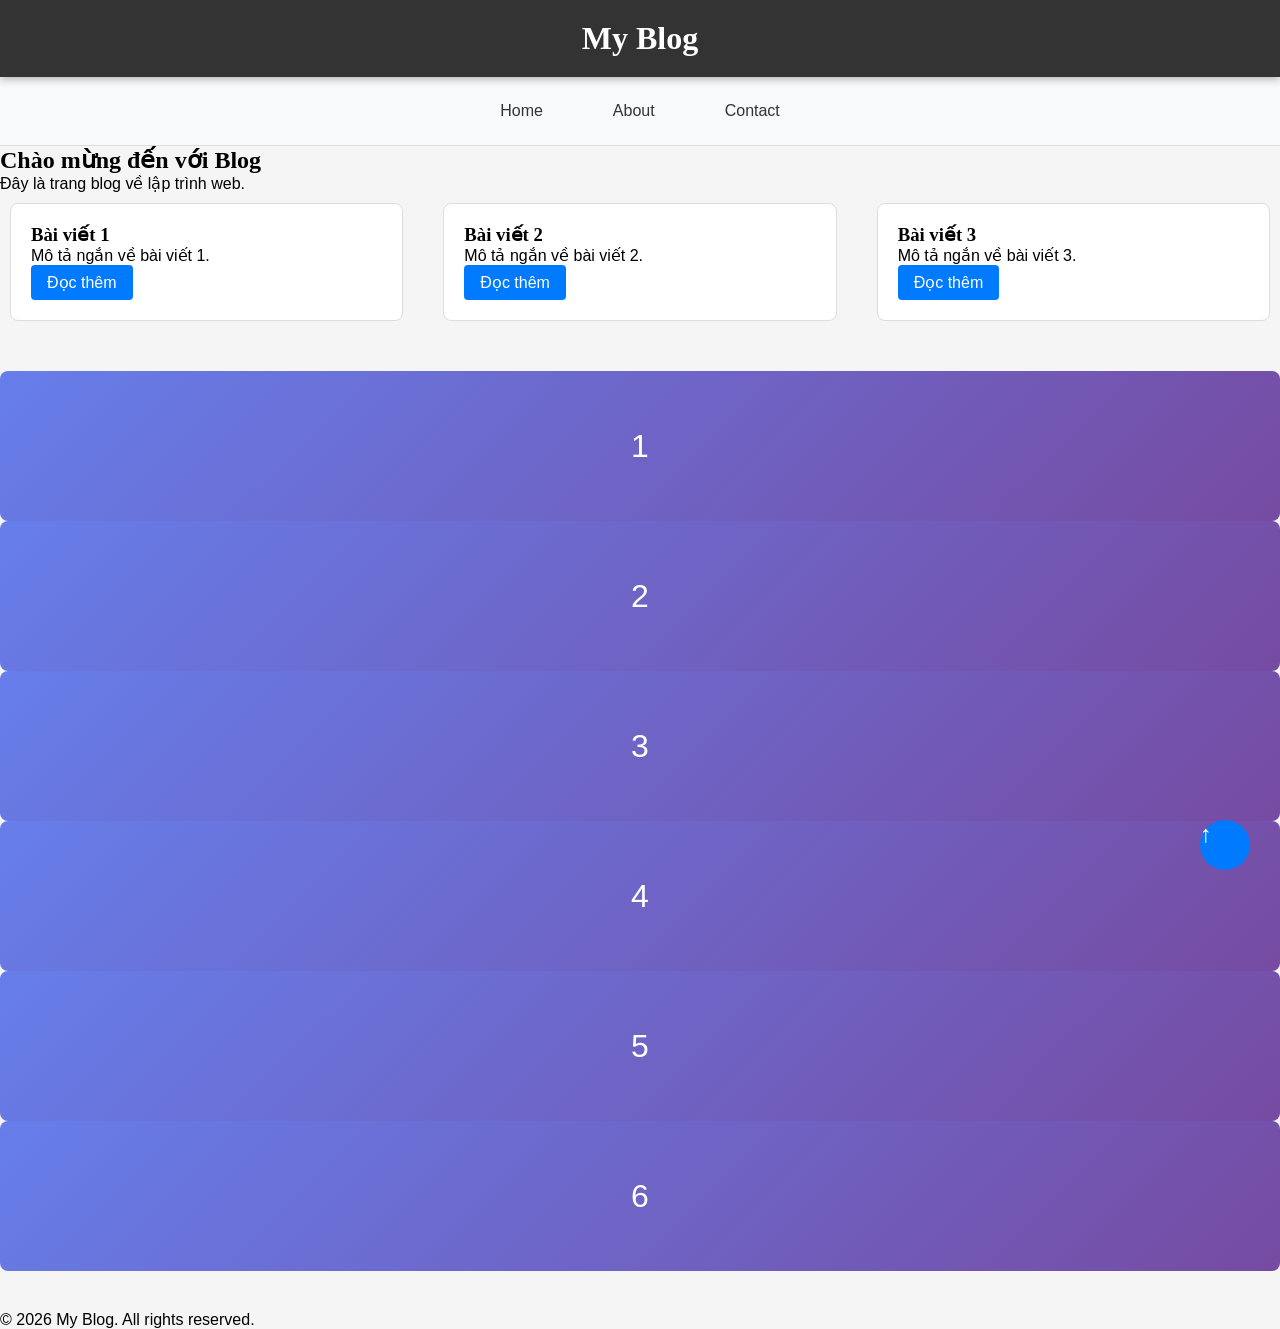
<file: Phieuhoctap html-css/index.html>
<!doctype html>
<html lang="vi">
  <head>
    <meta charset="UTF-8" />
    <meta name="viewport" content="width=device-width, initial-scale=1.0" />
    <title>Lab CSS Cơ Bản</title>
    <link rel="stylesheet" href="style.css" />
  </head>
  <body>
    <header id="main-header" class="sticky-header">
      <h1>My Blog</h1>
    </header>
    <!-- Nút Scroll to Top -->
    <a href="#" class="scroll-top">↑</a>
    <nav>
      <a href="#" class="nav-link">Home</a>
      <a href="#" class="nav-link">About</a>
      <a href="#" class="nav-link">Contact</a>
    </nav>
    <main>
      <section class="intro">
        <h2>Chào mừng đến với Blog</h2>
        <p>Đây là trang blog về lập trình web.</p>
      </section>
      <section class="posts">
        <article class="card">
          <h3>Bài viết 1</h3>
          <p>Mô tả ngắn về bài viết 1.</p>
          <a href="#" class="btn">Đọc thêm</a>
        </article>

        <article class="card">
          <h3>Bài viết 2</h3>
          <p>Mô tả ngắn về bài viết 2.</p>
          <a href="#" class="btn">Đọc thêm</a>
        </article>

        <article class="card">
          <h3>Bài viết 3</h3>
          <p>Mô tả ngắn về bài viết 3.</p>
          <a href="#" class="btn">Đọc thêm</a>
        </article>
      </section>
      <section class="gallery">
        <div class="item">1</div>
        <div class="item">2</div>
        <div class="item">3</div>
        <div class="item">4</div>
        <div class="item">5</div>
        <div class="item">6</div>
      </section>
    </main>

    <footer>
      <p>© 2026 My Blog. All rights reserved.</p>
    </footer>
  </body>
</html>
</file>
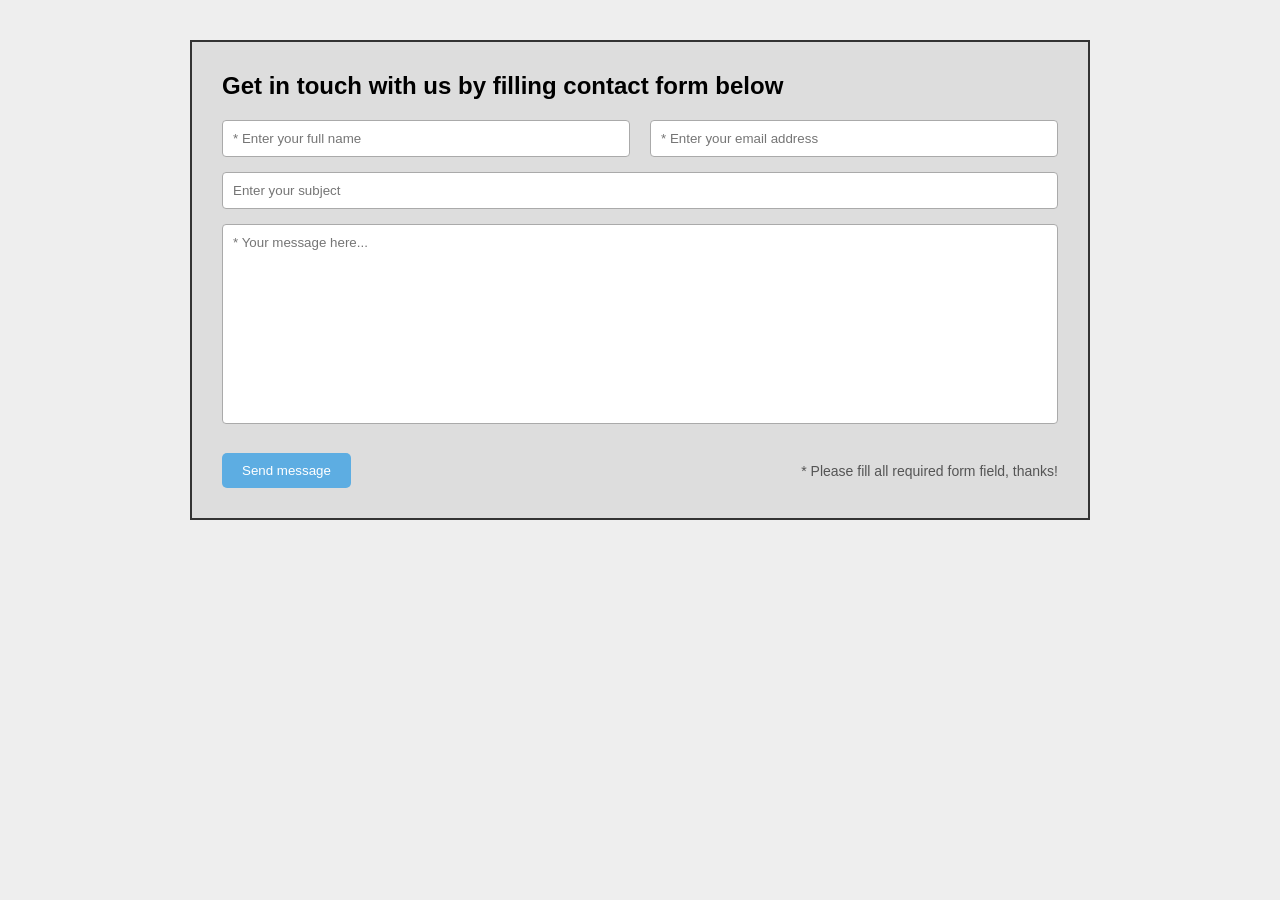
<file: CSE-CSS-THUCHANH2/EX1 flexbox.html>
<!doctype html>
<html lang="en">
  <head>
    <meta charset="UTF-8" />
    <title>Contact Form</title>
    <link rel="stylesheet" href="style3.css" />
  </head>
  <body>
    <div class="container">
      <h2>Get in touch with us by filling contact form below</h2>
      <form>
        <div class="infor">
          <input type="text" placeholder="* Enter your full name" />
          <input type="email" placeholder="* Enter your email address" />
        </div>
        <input type="text" placeholder="Enter your subject" class="full" />
        <textarea placeholder="* Your message here..." class="full"></textarea>
        <div class="bottom">
          <button type="submit">Send message</button>
          <p>* Please fill all required form field, thanks!</p>
        </div>
      </form>
    </div>
  </body>
</html>
</file>
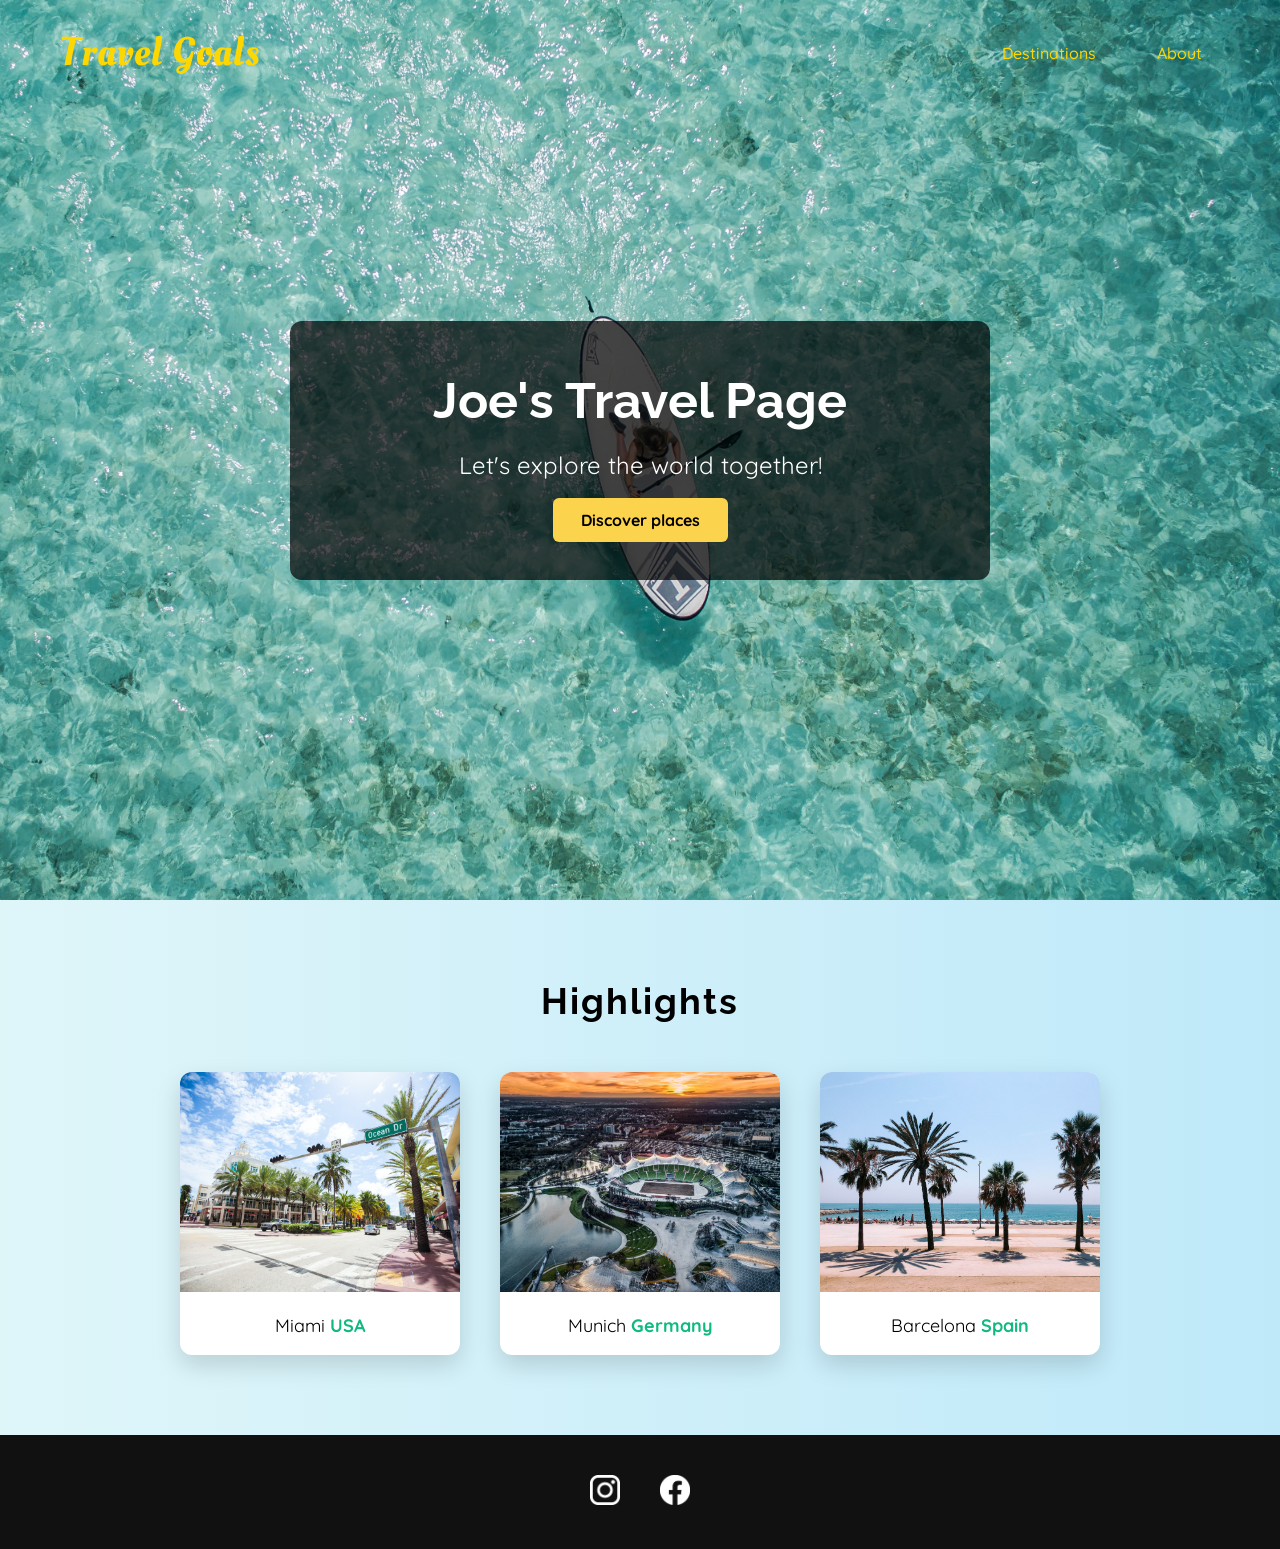
<file: CSE-CSS-THUCHANH2/EX2.html>
<!doctype html>
<html lang="en">
  <head>
    <meta charset="UTF-8" />
    <link
      href="https://fonts.googleapis.com/css2?family=Raleway:wght@700&family=Oleo+Script:wght@700&family=Quicksand:wght@300;500&display=swap"
      rel="stylesheet"
    />
    <link rel="stylesheet" href="shared.css" />
    <link rel="stylesheet" href="styles.css" />
    <title>Travel</title>
  </head>
  <body>
    <header>
      <div id="page-logo">
        <a href="">Travel Goals</a>
      </div>
      <nav>
        <ul>
          <li><a href="/places.html">Destinations</a></li>
          <li><a href="">About</a></li>
        </ul>
      </nav>
    </header>
    <main>
      <section id="hero">
        <div id="hero-content">
          <h1>Joe's Travel Page</h1>
          <p>Let's explore the world together!</p>
          <a href="list-destinations.html">Discover places</a>
        </div>
      </section>
      <section id="highlights">
        <h2>Highlights</h2>
        <ul id="destinations">
          <li class="destination">
            <img
              src="assets/cities/miami.jpg"
              alt="Miami streets on sunny day"
            />
            <p>Miami <strong>USA</strong></p>
          </li>
          <li class="destination">
            <img
              src="assets/cities/munich.jpg"
              alt="Munich stadium in winter"
            />
            <p>Munich <strong>Germany</strong></p>
          </li>
          <li class="destination">
            <img
              src="assets/cities/barcelona.jpg"
              alt="Palm beach in Barcelona"
            />
            <p>Barcelona <strong>Spain</strong></p>
          </li>
        </ul>
      </section>
    </main>
    <footer>
      <ul>
        <li>
          <a href="https://www.instagram.com">
            <img src="assets/icons/insta.png" alt="Instagram logo"
          /></a>
        </li>
        <li>
          <a href="https://www.facebook.com">
            <img src="assets/icons/facebook.png" alt="Facebook logo"
          /></a>
        </li>
      </ul>
    </footer>
  </body>
</html>
</file>
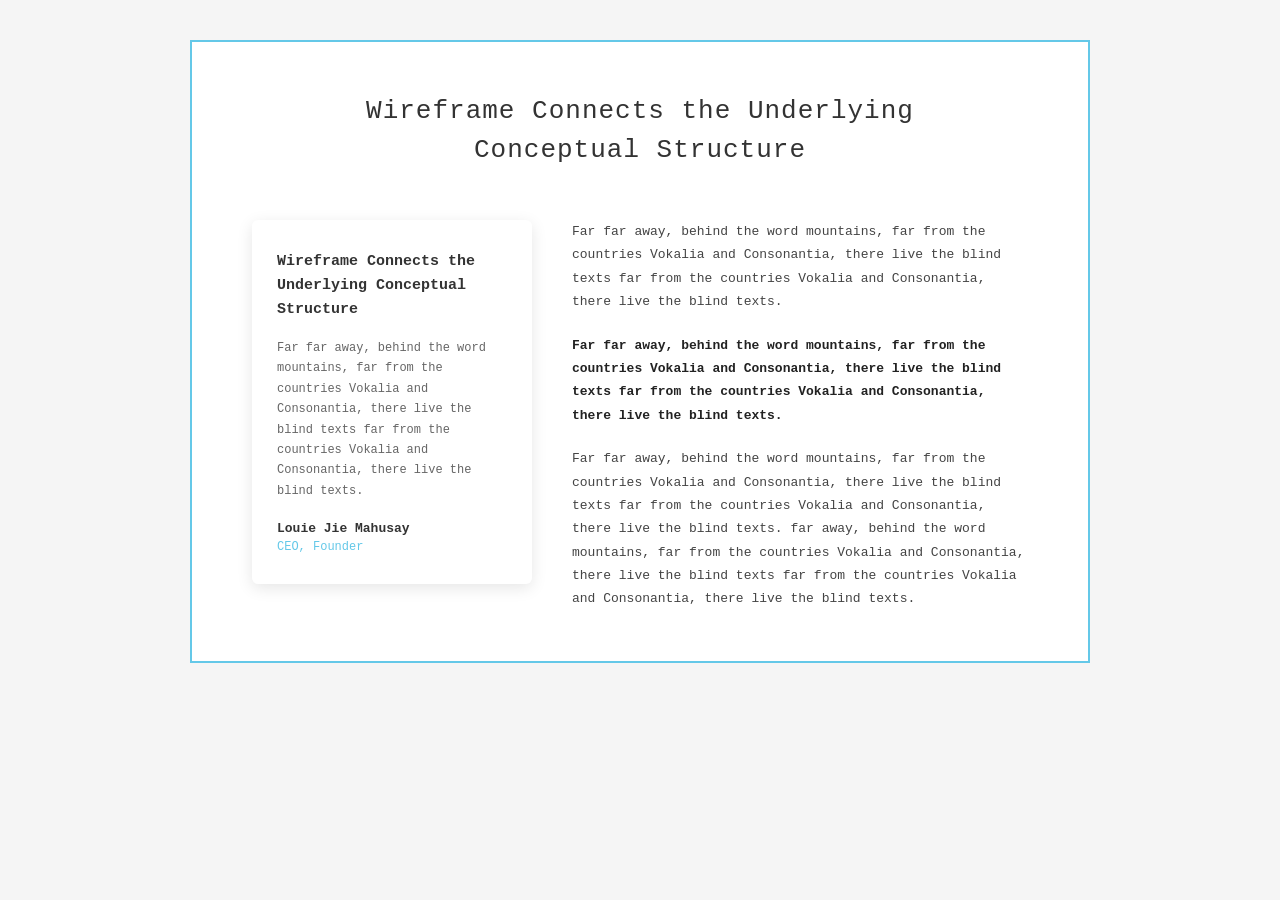
<file: CSE-CSS-THUCHANH2/EX3.html>
<!doctype html>
<html lang="vi">
  <head>
    <meta charset="UTF-8" />
    <meta name="viewport" content="width=device-width, initial-scale=1.0" />
    <title>Css layout</title>
    <link rel="stylesheet" href="style4.css" />
  </head>
  <body>
    <div class="wrapper">
      <h1 class="main-title">
        Wireframe Connects the Underlying<br />Conceptual Structure
      </h1>
      <div class="content">
        <div class="card">
          <h2 class="card-title">
            Wireframe Connects the Underlying Conceptual Structure
          </h2>
          <p class="card-body">
            Far far away, behind the word mountains, far from the countries
            Vokalia and Consonantia, there live the blind texts far from the
            countries Vokalia and Consonantia, there live the blind texts.
          </p>
          <p class="card-author-name">Louie Jie Mahusay</p>
          <p class="card-author-role">CEO, Founder</p>
        </div>
        <div class="text-column">
          <p class="text-normal">
            Far far away, behind the word mountains, far from the countries
            Vokalia and Consonantia, there live the blind texts far from the
            countries Vokalia and Consonantia, there live the blind texts.
          </p>
          <p class="text-bold">
            Far far away, behind the word mountains, far from the countries
            Vokalia and Consonantia, there live the blind texts far from the
            countries Vokalia and Consonantia, there live the blind texts.
          </p>
          <p class="text-normal">
            Far far away, behind the word mountains, far from the countries
            Vokalia and Consonantia, there live the blind texts far from the
            countries Vokalia and Consonantia, there live the blind texts. far
            away, behind the word mountains, far from the countries Vokalia and
            Consonantia, there live the blind texts far from the countries
            Vokalia and Consonantia, there live the blind texts.
          </p>
        </div>
      </div>
    </div>
  </body>
</html>
</file>
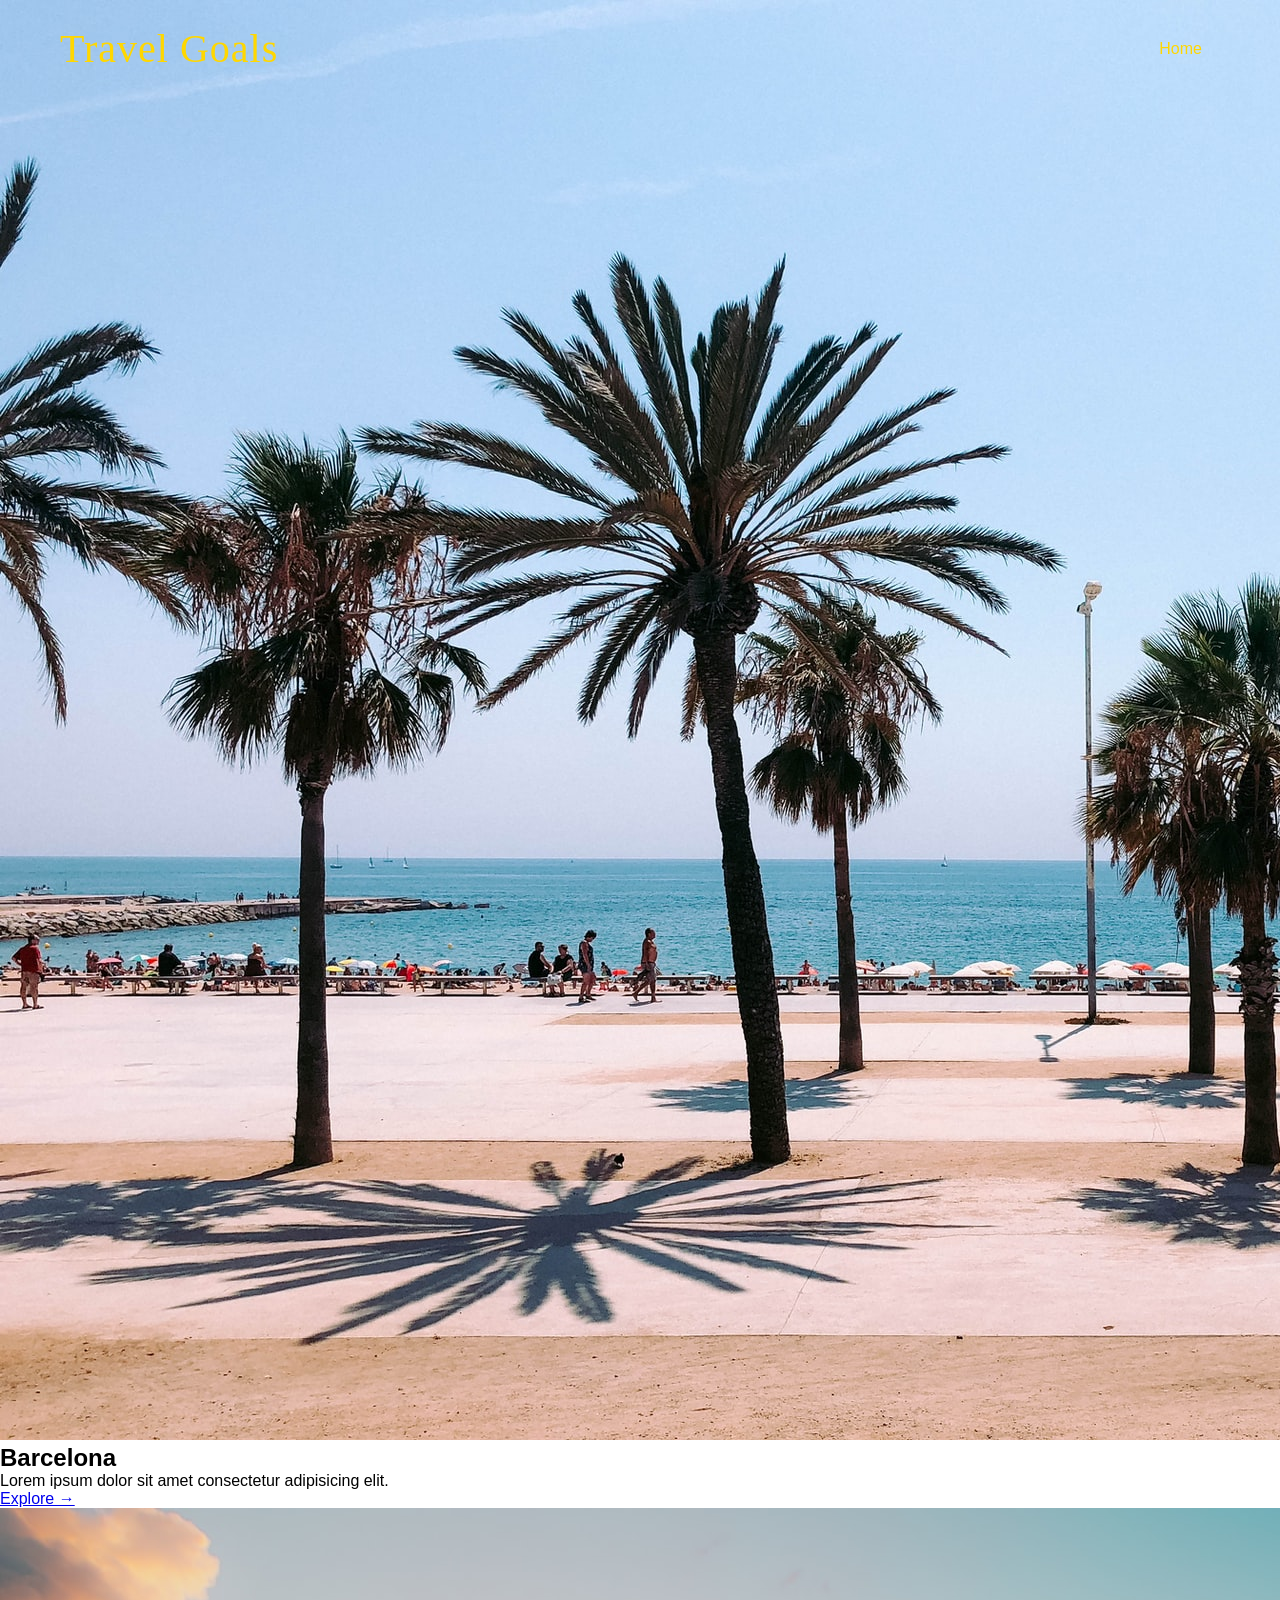
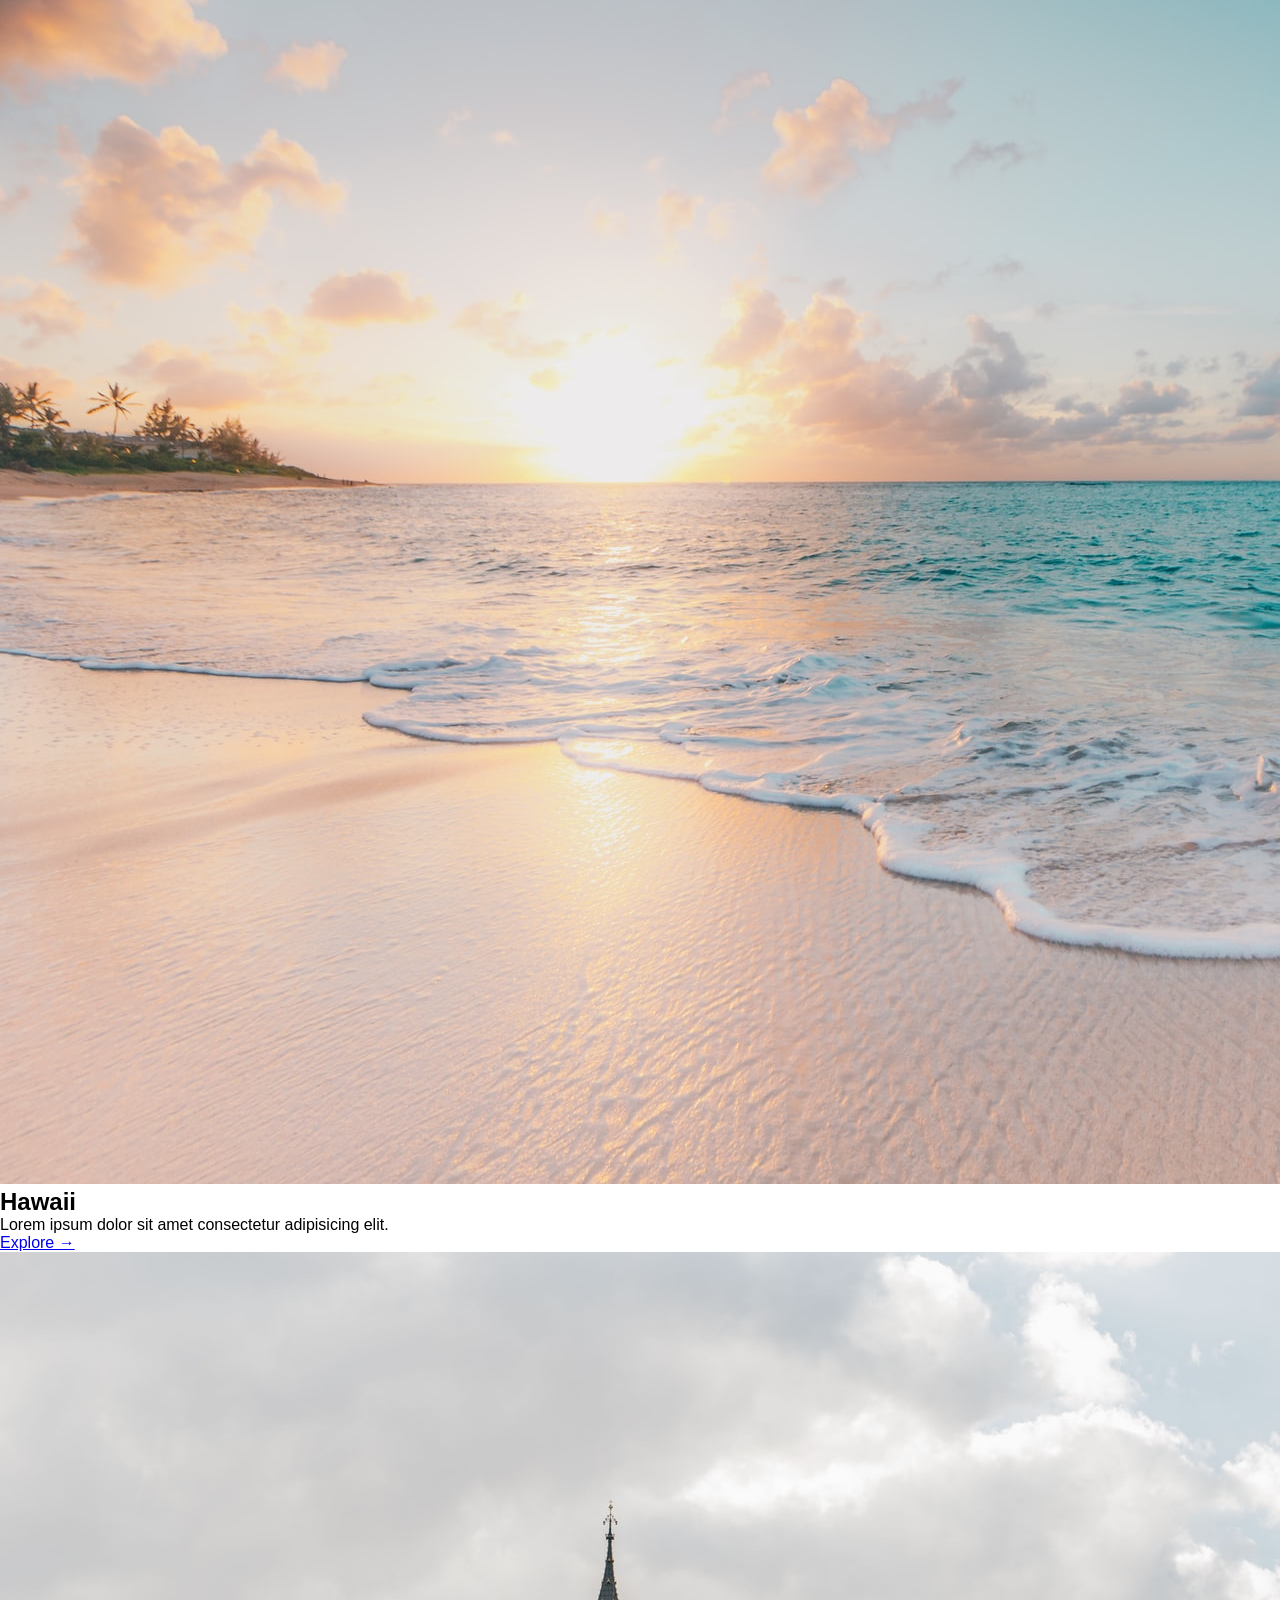
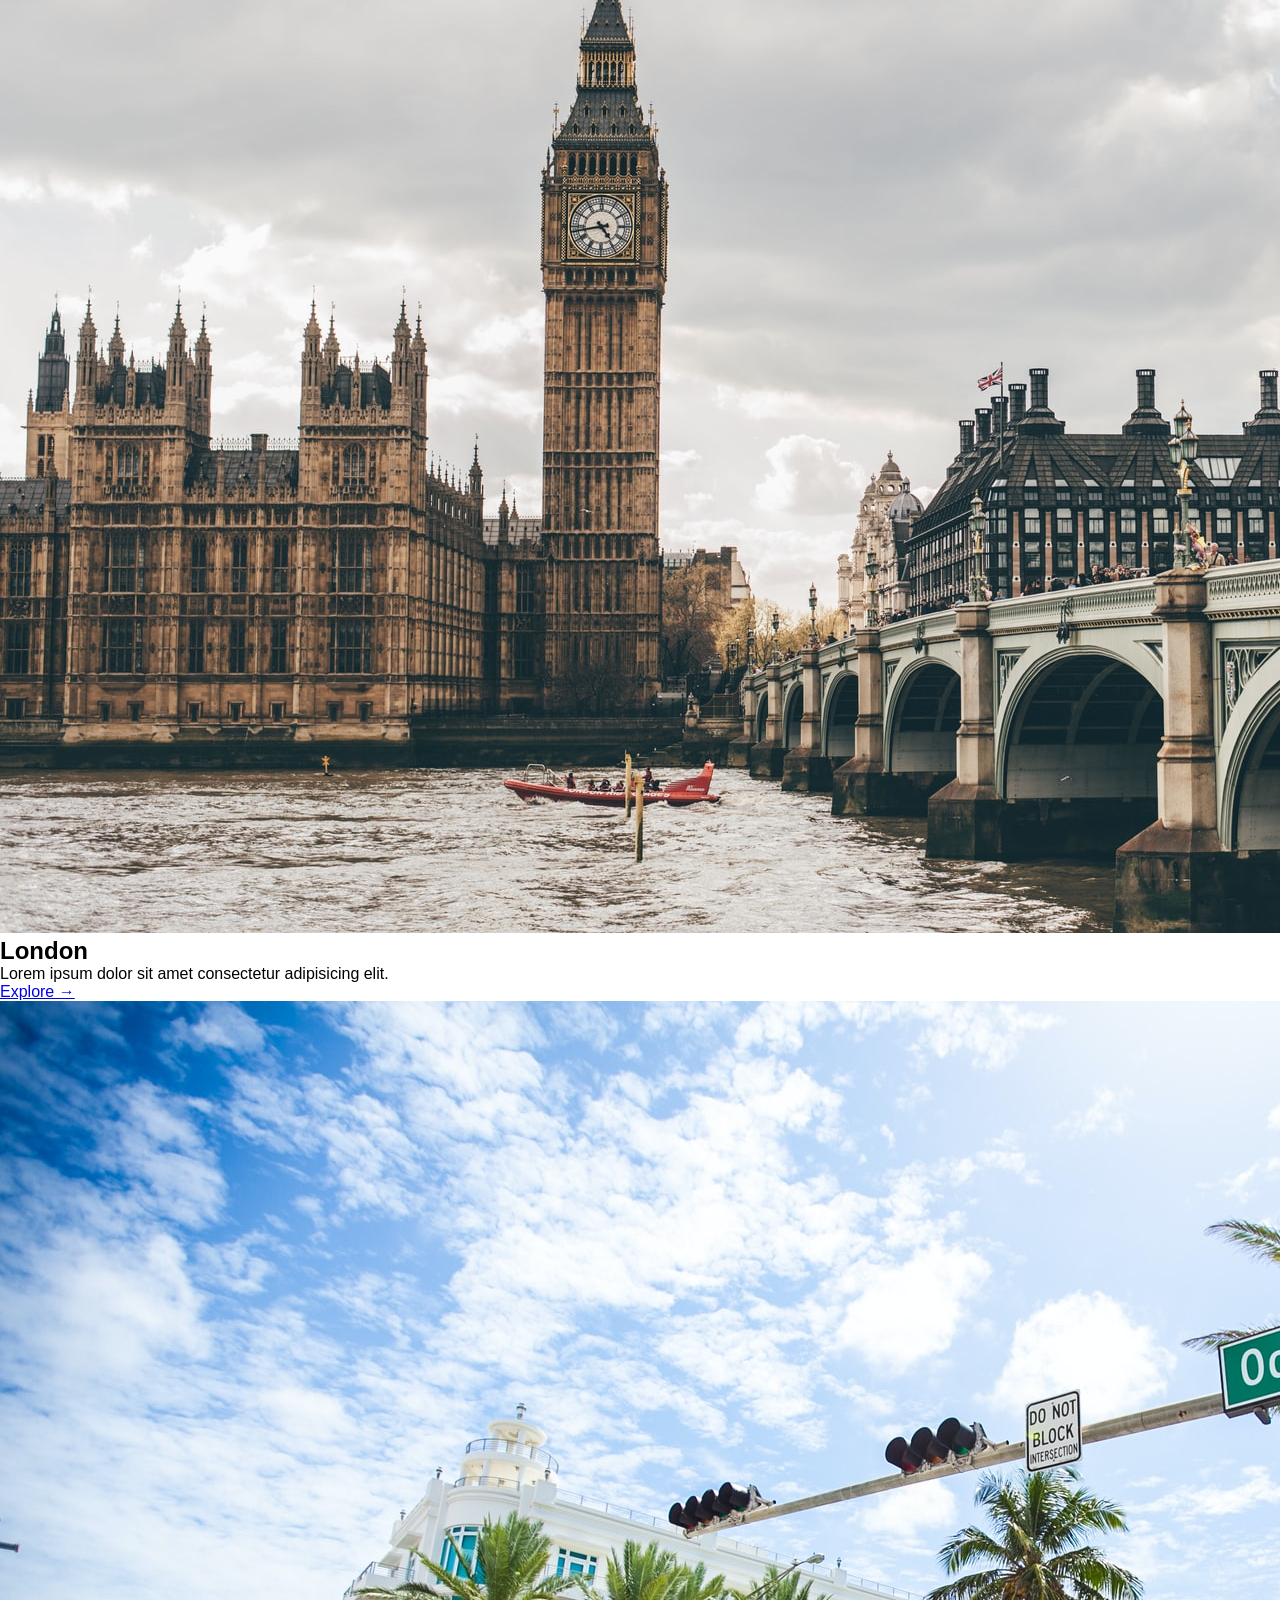
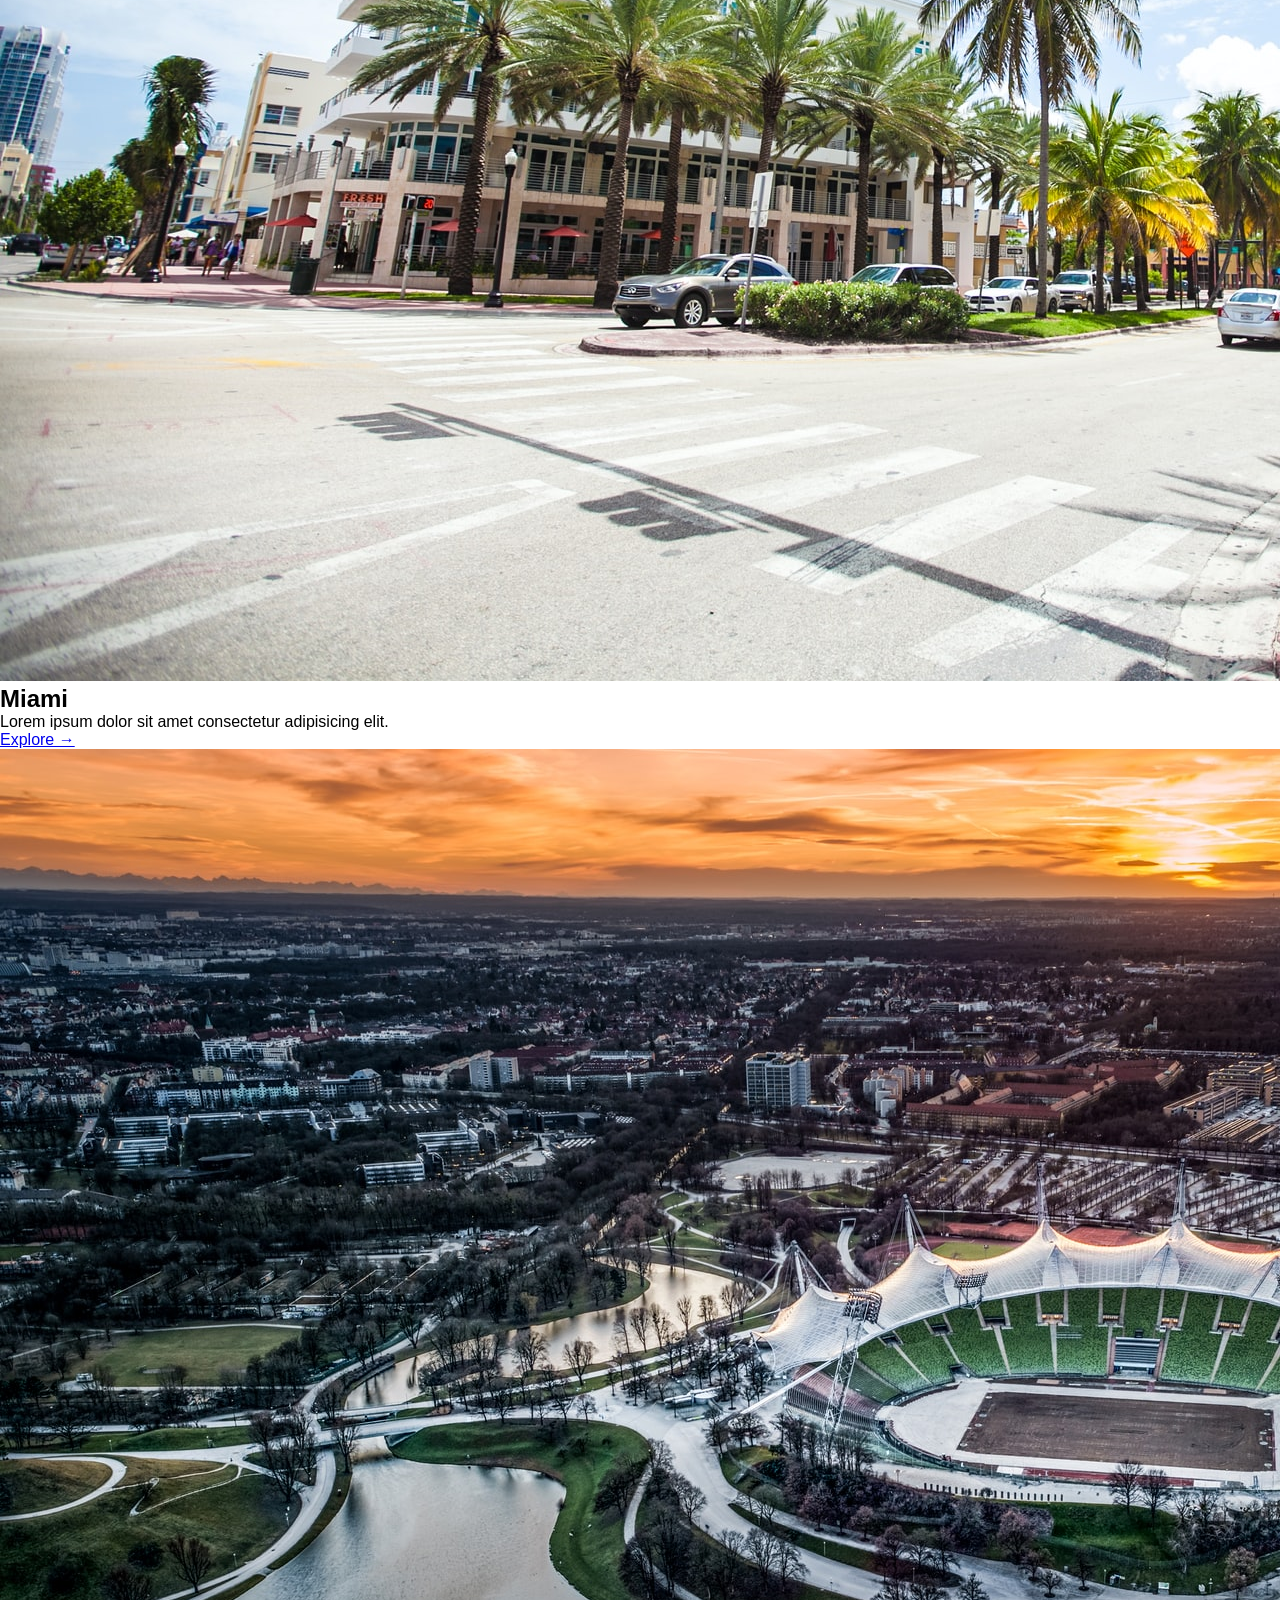
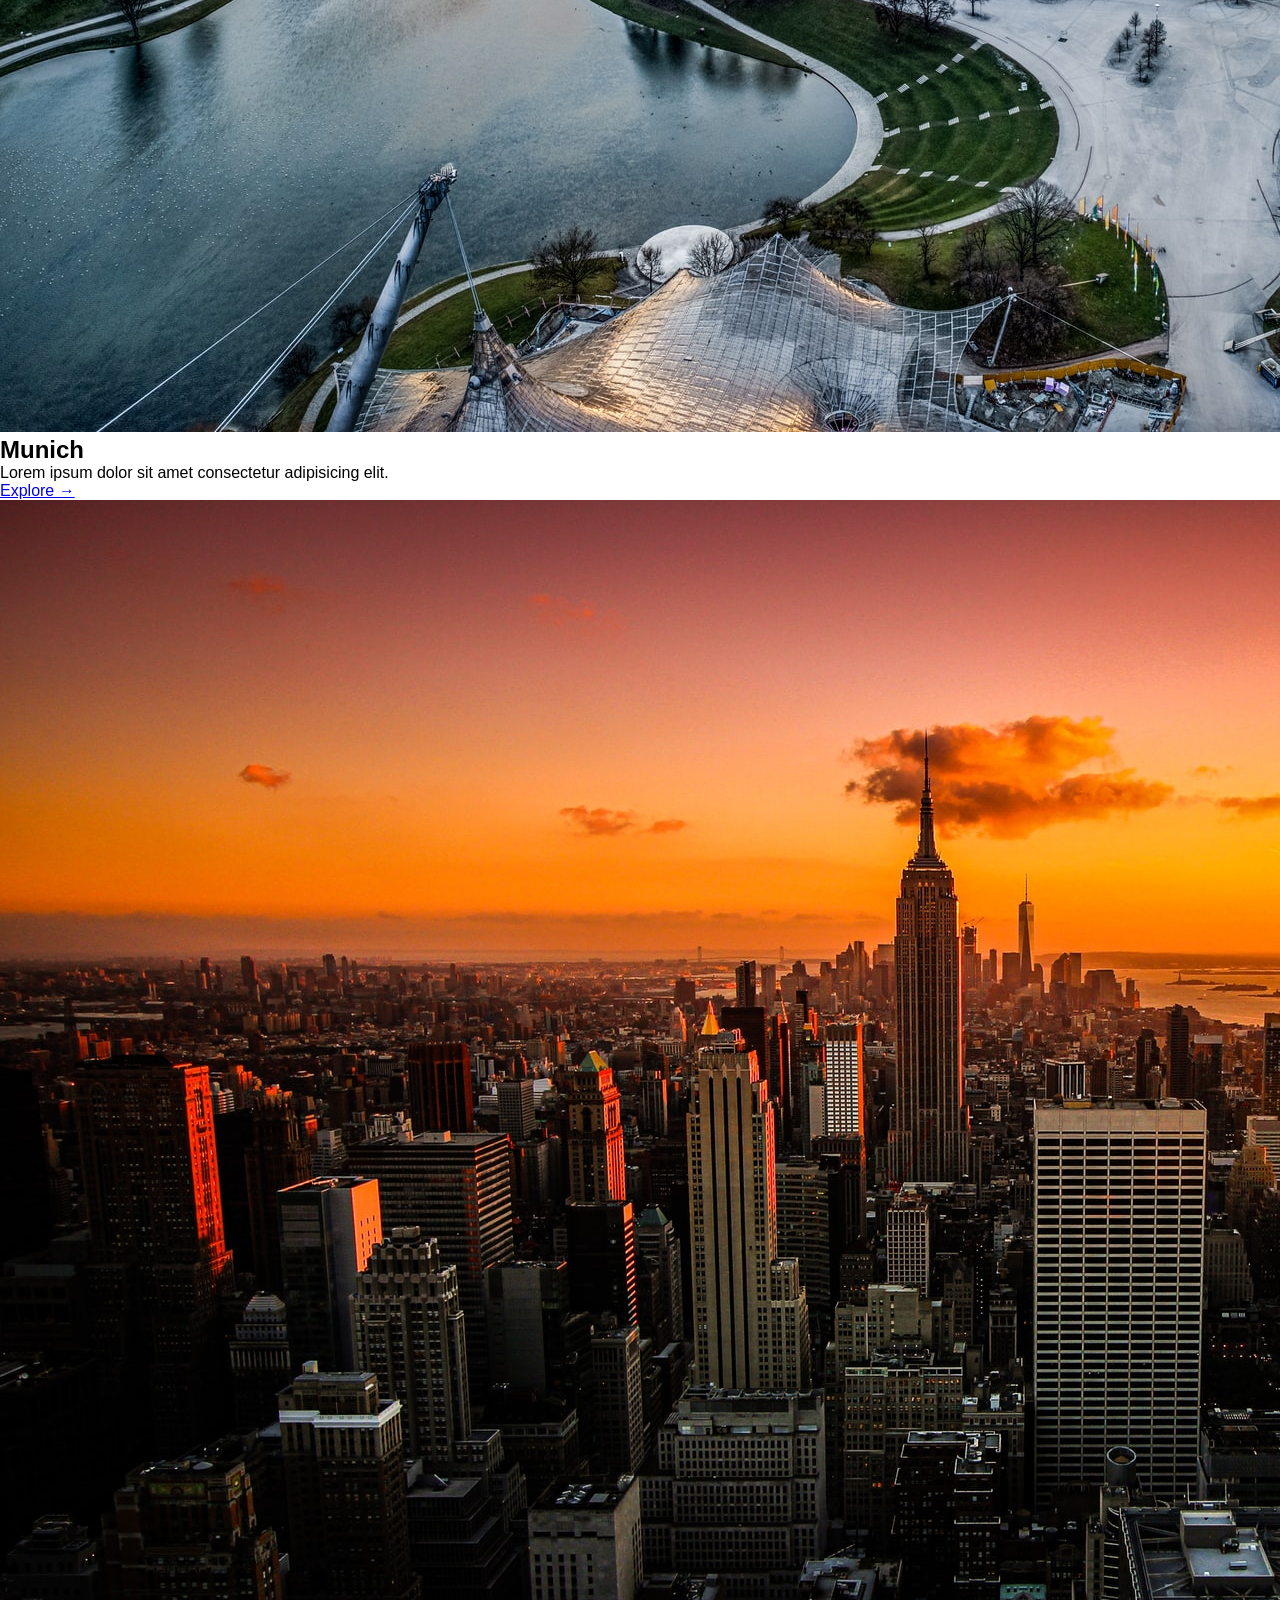
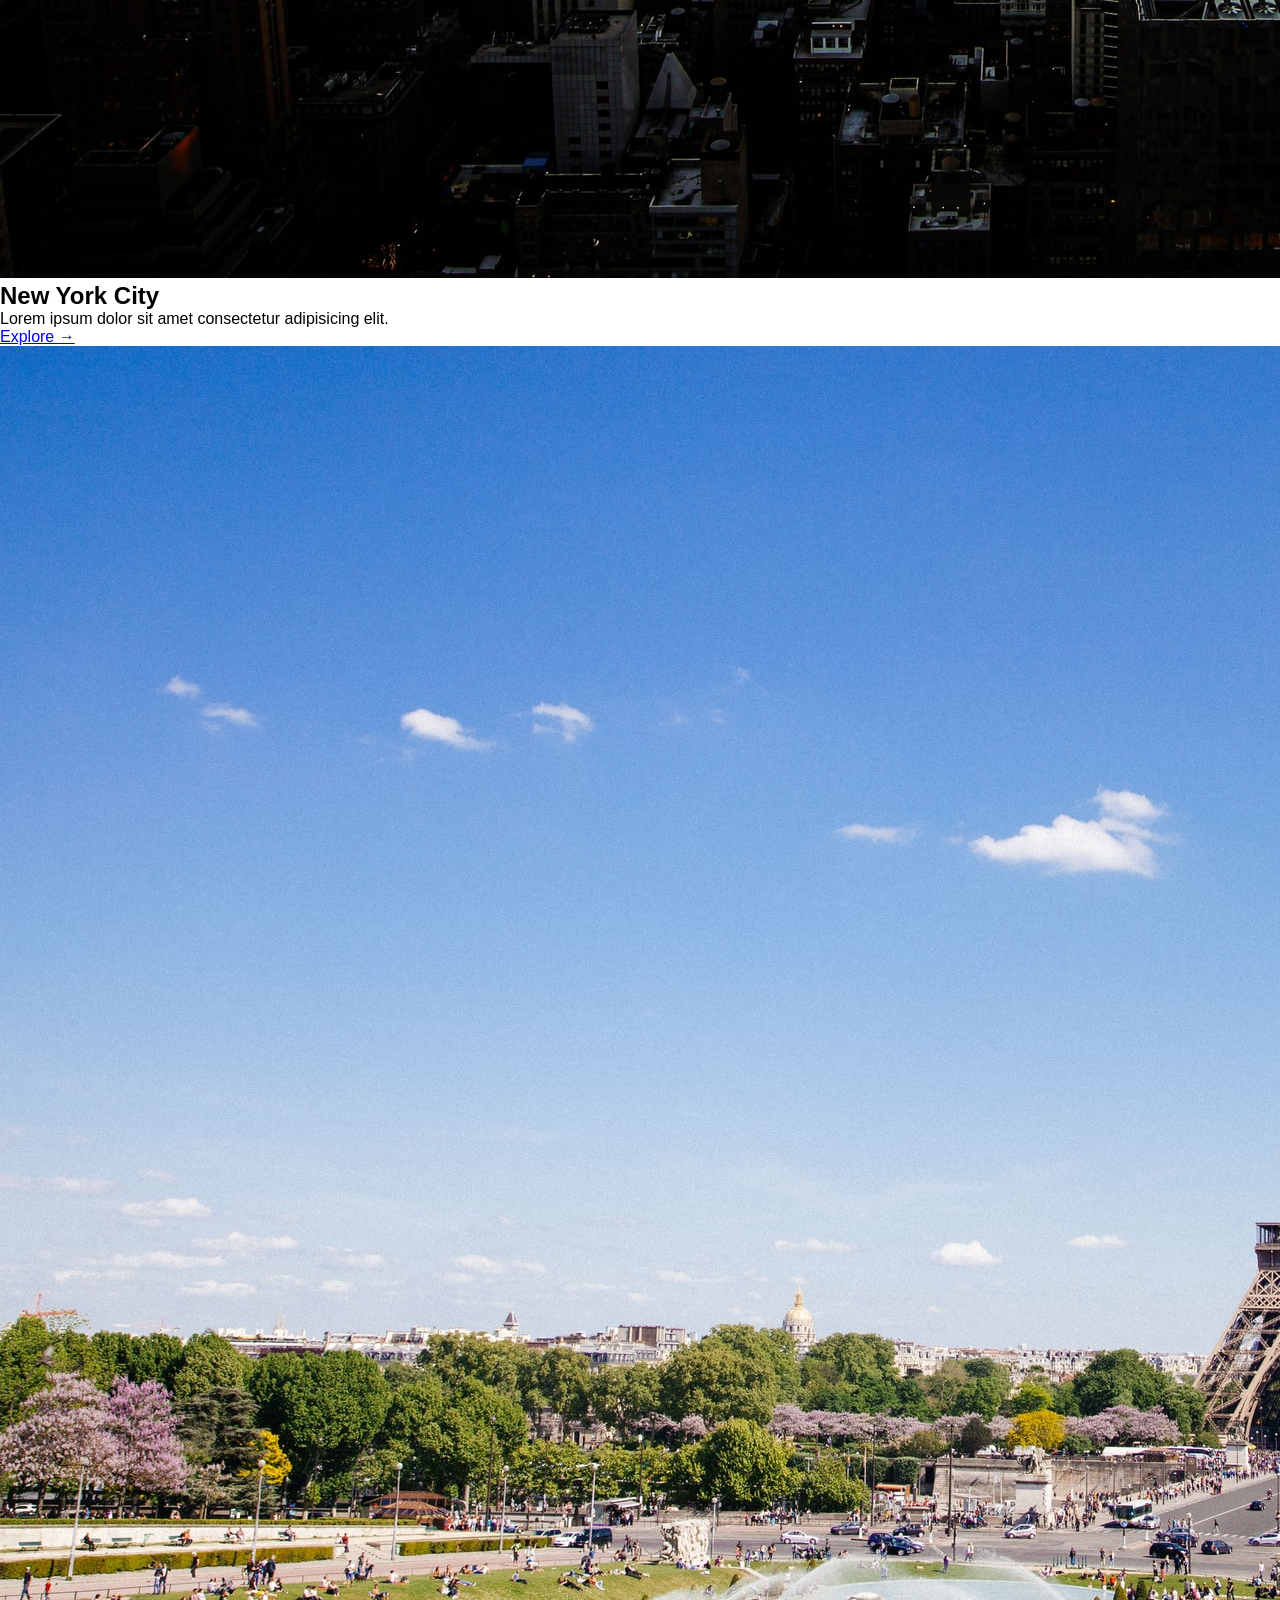
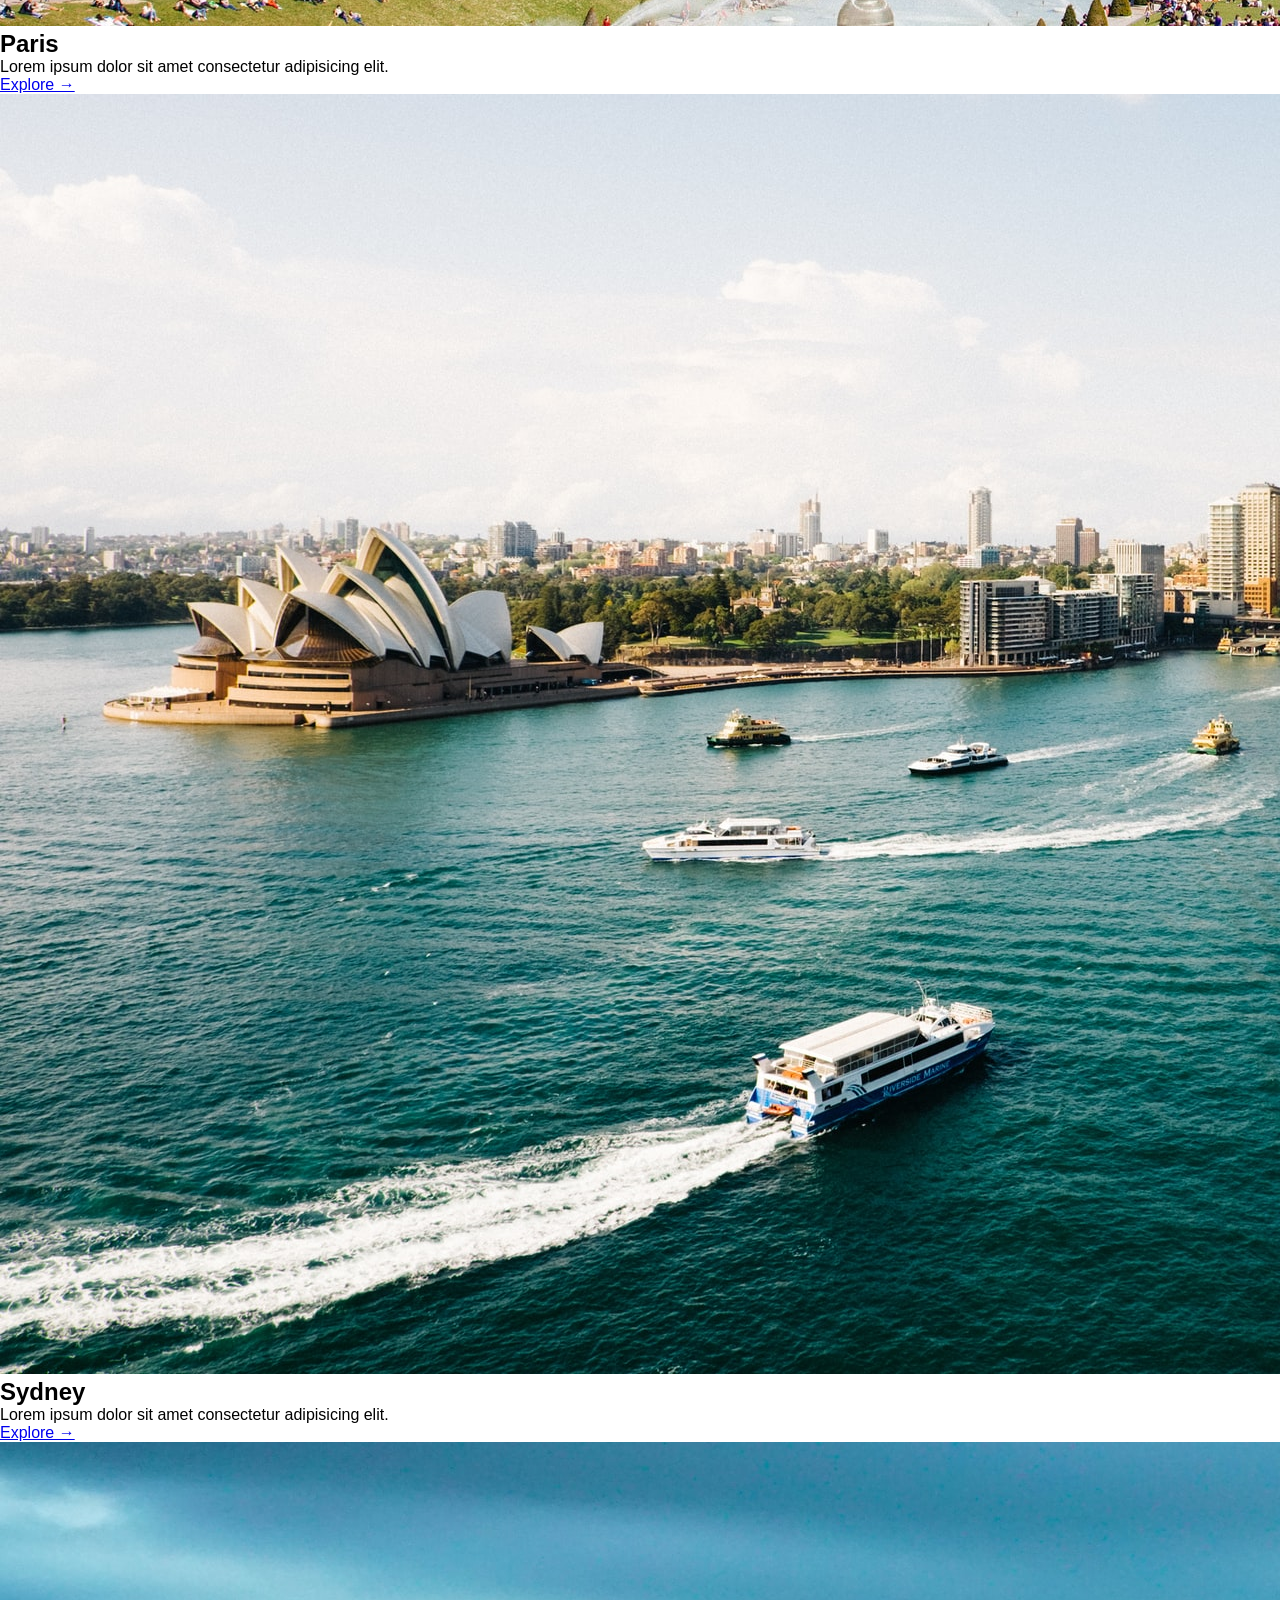
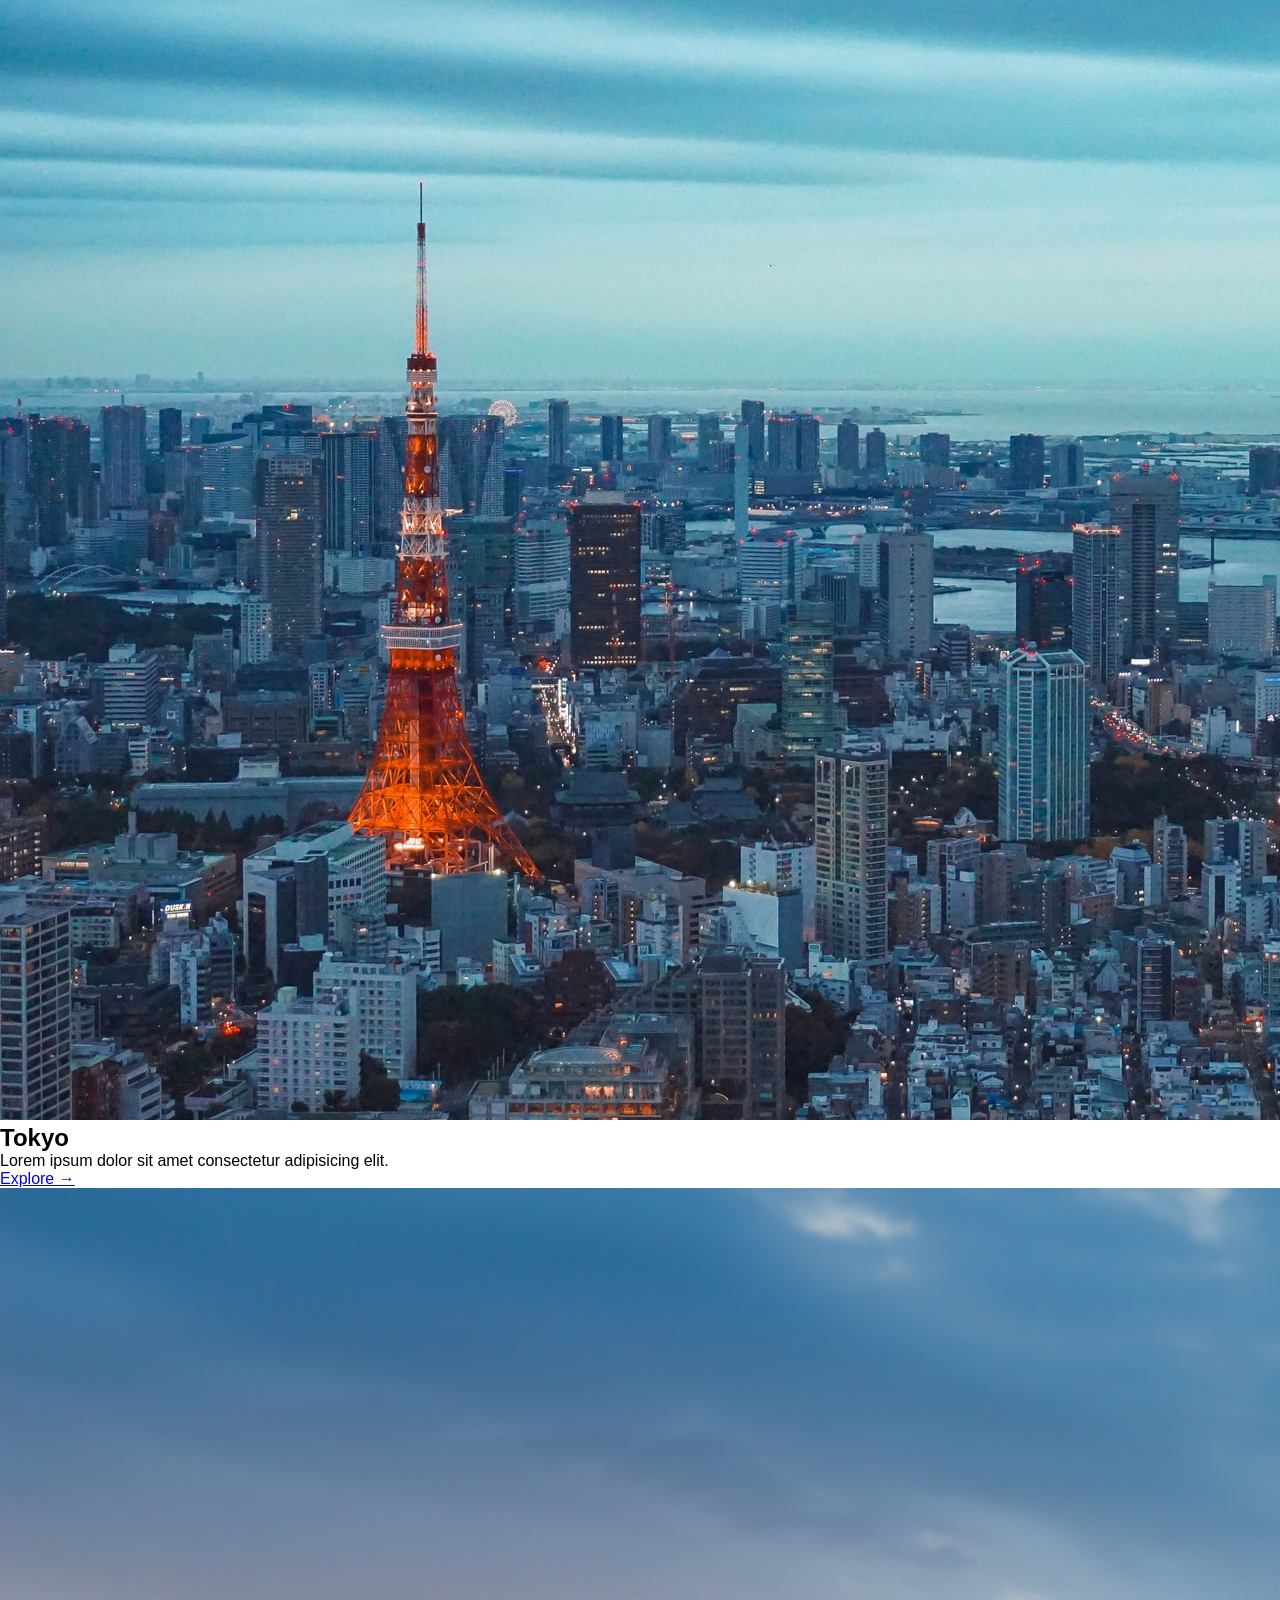
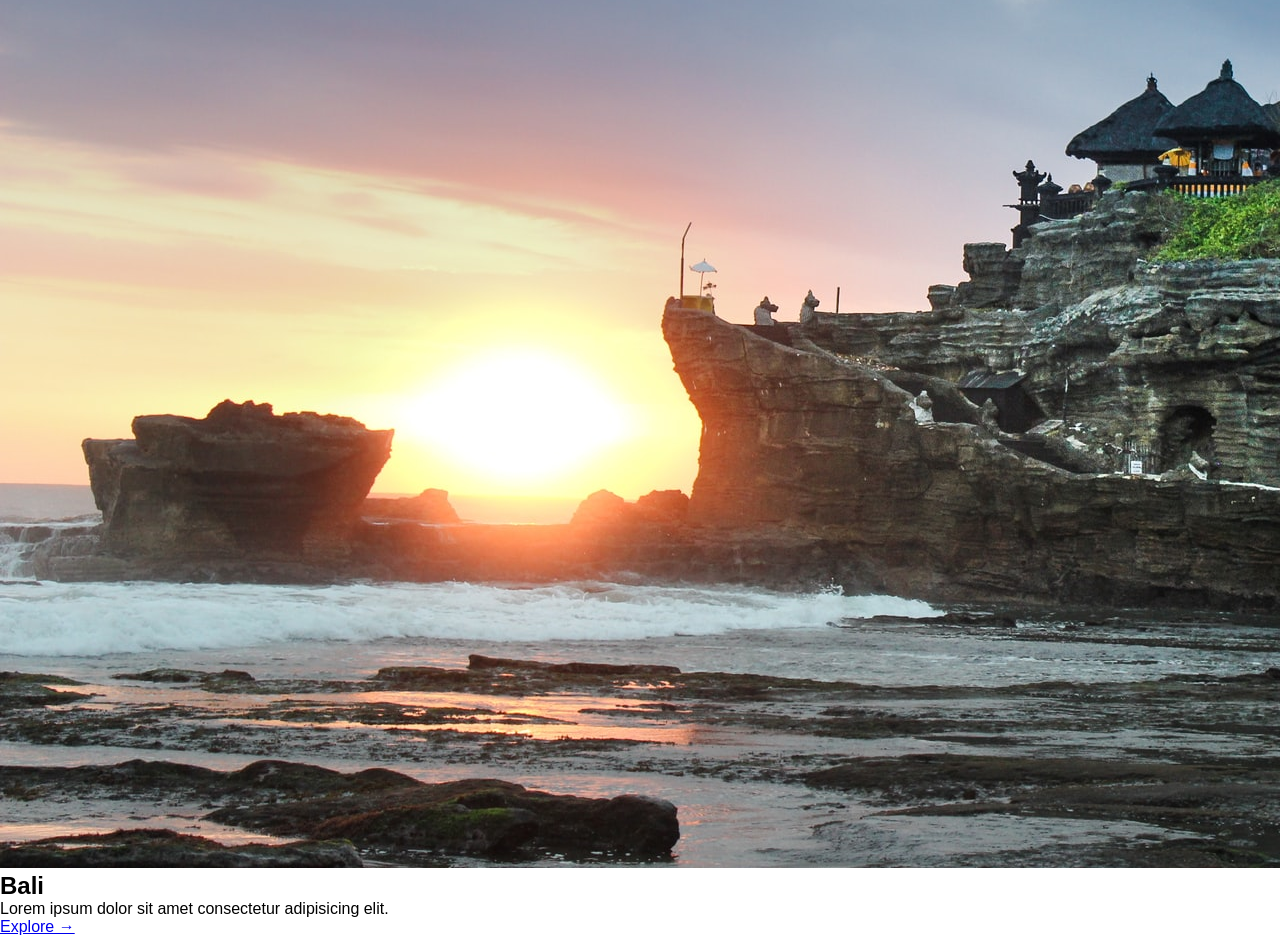
<file: CSE-CSS-THUCHANH2/list-destinations.html>
<!doctype html>
<html lang="en">
  <head>
    <meta charset="UTF-8" />
    <title>All Destinations</title>
    <link rel="stylesheet" href="shared.css" />
    <link rel="stylesheet" href="styles.css" />
  </head>
  <body>
    <header>
      <div id="page-logo">
        <a href="index.html">Travel Goals</a>
      </div>
      <nav>
        <ul>
          <li><a href="index.html">Home</a></li>
        </ul>
      </nav>
    </header>

    <main>
      <ul>
        <li>
          <img
            src="assets/cities-page-2/barcelona.jpg"
            alt="City of Barcelona"
          />
          <div class="item-content">
            <div>
              <h2>Barcelona</h2>
              <p>Lorem ipsum dolor sit amet consectetur adipisicing elit.</p>
            </div>
            <div class="actions">
              <a href="https://en.wikipedia.org/wiki/Barcelona">Explore →</a>
            </div>
          </div>
        </li>

        <li>
          <img src="assets/cities-page-2/hawaii.jpg" alt="Hawaii beach" />
          <div class="item-content">
            <div>
              <h2>Hawaii</h2>
              <p>Lorem ipsum dolor sit amet consectetur adipisicing elit.</p>
            </div>
            <div class="actions">
              <a href="https://en.wikipedia.org/wiki/Hawaii">Explore →</a>
            </div>
          </div>
        </li>

        <li>
          <img src="assets/cities-page-2/london.jpg" alt="London city" />
          <div class="item-content">
            <div>
              <h2>London</h2>
              <p>Lorem ipsum dolor sit amet consectetur adipisicing elit.</p>
            </div>
            <div class="actions">
              <a href="https://en.wikipedia.org/wiki/London">Explore →</a>
            </div>
          </div>
        </li>

        <li>
          <img src="assets/cities-page-2/miami.jpg" alt="Miami streets" />
          <div class="item-content">
            <div>
              <h2>Miami</h2>
              <p>Lorem ipsum dolor sit amet consectetur adipisicing elit.</p>
            </div>
            <div class="actions">
              <a href="https://en.wikipedia.org/wiki/Miami">Explore →</a>
            </div>
          </div>
        </li>

        <li>
          <img src="assets/cities-page-2/munich.jpg" alt="Munich stadium" />
          <div class="item-content">
            <div>
              <h2>Munich</h2>
              <p>Lorem ipsum dolor sit amet consectetur adipisicing elit.</p>
            </div>
            <div class="actions">
              <a href="https://en.wikipedia.org/wiki/Munich">Explore →</a>
            </div>
          </div>
        </li>

        <li>
          <img
            src="assets/cities-page-2/new-york-city.jpg"
            alt="New York skyline"
          />
          <div class="item-content">
            <div>
              <h2>New York City</h2>
              <p>Lorem ipsum dolor sit amet consectetur adipisicing elit.</p>
            </div>
            <div class="actions">
              <a href="https://en.wikipedia.org/wiki/New_York_City"
                >Explore →</a
              >
            </div>
          </div>
        </li>

        <li>
          <img src="assets/cities-page-2/paris.jpg" alt="Paris city" />
          <div class="item-content">
            <div>
              <h2>Paris</h2>
              <p>Lorem ipsum dolor sit amet consectetur adipisicing elit.</p>
            </div>
            <div class="actions">
              <a href="https://en.wikipedia.org/wiki/Paris">Explore →</a>
            </div>
          </div>
        </li>

        <li>
          <img src="assets/cities-page-2/sydney.jpg" alt="Sydney beach" />
          <div class="item-content">
            <div>
              <h2>Sydney</h2>
              <p>Lorem ipsum dolor sit amet consectetur adipisicing elit.</p>
            </div>
            <div class="actions">
              <a href="https://en.wikipedia.org/wiki/Sydney">Explore →</a>
            </div>
          </div>
        </li>

        <li>
          <img src="assets/cities-page-2/tokyo.jpg" alt="Tokyo skyline" />
          <div class="item-content">
            <div>
              <h2>Tokyo</h2>
              <p>Lorem ipsum dolor sit amet consectetur adipisicing elit.</p>
            </div>
            <div class="actions">
              <a href="https://en.wikipedia.org/wiki/Tokyo">Explore →</a>
            </div>
          </div>
        </li>

        <li>
          <img src="assets/cities-page-2/bali.jpg" alt="Bali beach" />
          <div class="item-content">
            <div>
              <h2>Bali</h2>
              <p>Lorem ipsum dolor sit amet consectetur adipisicing elit.</p>
            </div>
            <div class="actions">
              <a href="https://en.wikipedia.org/wiki/Bali">Explore →</a>
            </div>
          </div>
        </li>
      </ul>
    </main>
  </body>
</html>
</file>
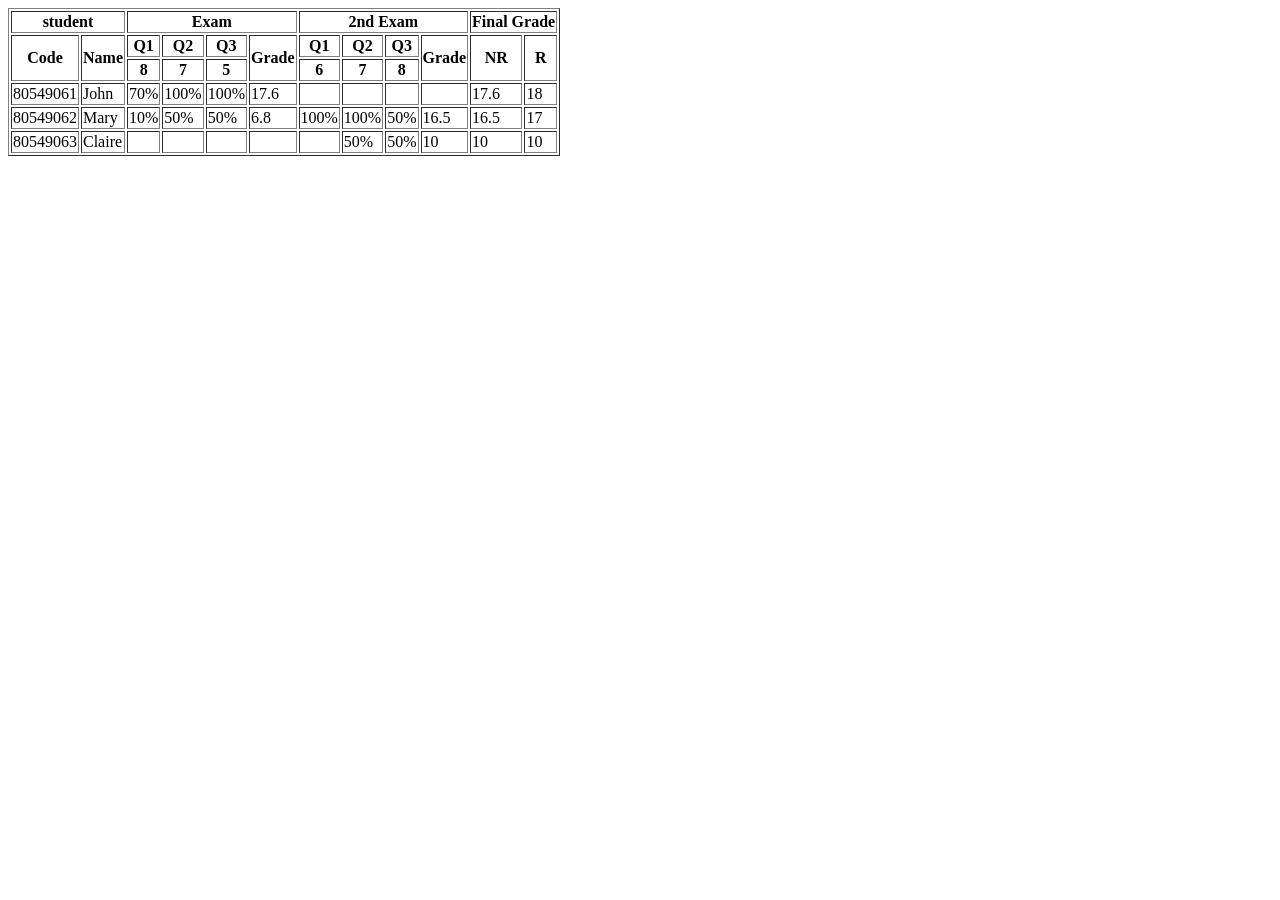
<file: cse-html-thuchanh/Bai3.html>
<!doctype html>
<html lang="en">
  <head>
    <meta charset="UTF-8" />
    <meta name="viewport" content="width=device-width, initial-scale=1.0" />
    <title>Bai3</title>
  </head>
  <body>
    <table border = "1">
      <tr>
        <th colspan="2">student</th>
        <th colspan="4">Exam</th>
        <th colspan="4">2nd Exam</th>
        <th colspan="2">Final Grade</th>
      </tr>
      <tr>
        <th rowspan="2">Code</th>
        <th rowspan="2">Name</th>
        <th>Q1</th>
        <th>Q2</th>
        <th>Q3</th>
        <th rowspan="2">Grade</th>
        <th>Q1</th>
        <th>Q2</th>
        <th>Q3</th>
        <th rowspan="2">Grade</th>
        <th rowspan="2">NR</th>
        <th rowspan="2">R</th>
      </tr>
      <tr>
        <th>8</th>
        <th>7</th>
        <th>5</th>
        <th>6</th>
        <th>7</th>
        <th>8</th>
      </tr>
      <tr>
        <td>80549061</td>
        <td>John</td>
        <td>70%</td>
        <td>100%</td>
        <td>100%</td>
        <td>17.6</td>
        <td></td>
        <td></td>
        <td></td>
        <td></td>
        <td>17.6</td>
        <td>18</td>
      </tr>
      <tr>
        <td>80549062</td>
        <td>Mary</td>
        <td>10%</td>
        <td>50%</td>
        <td>50%</td>
        <td>6.8</td>
        <td>100%</td>
        <td>100%</td>
        <td>50%</td>
        <td>16.5</td>
        <td>16.5</td>
        <td>17</td>
      </tr>
      <tr>
        <td>80549063</td>
        <td>Claire</td>
        <td></td>
        <td></td>
        <td></td>
        <td></td>
        <td></td>
        <td>50%</td>
        <td>50%</td>
        <td>10</td>
        <td>10</td>
        <td>10</td>
      </tr>
    </table>
  </body>
</html>
</file>
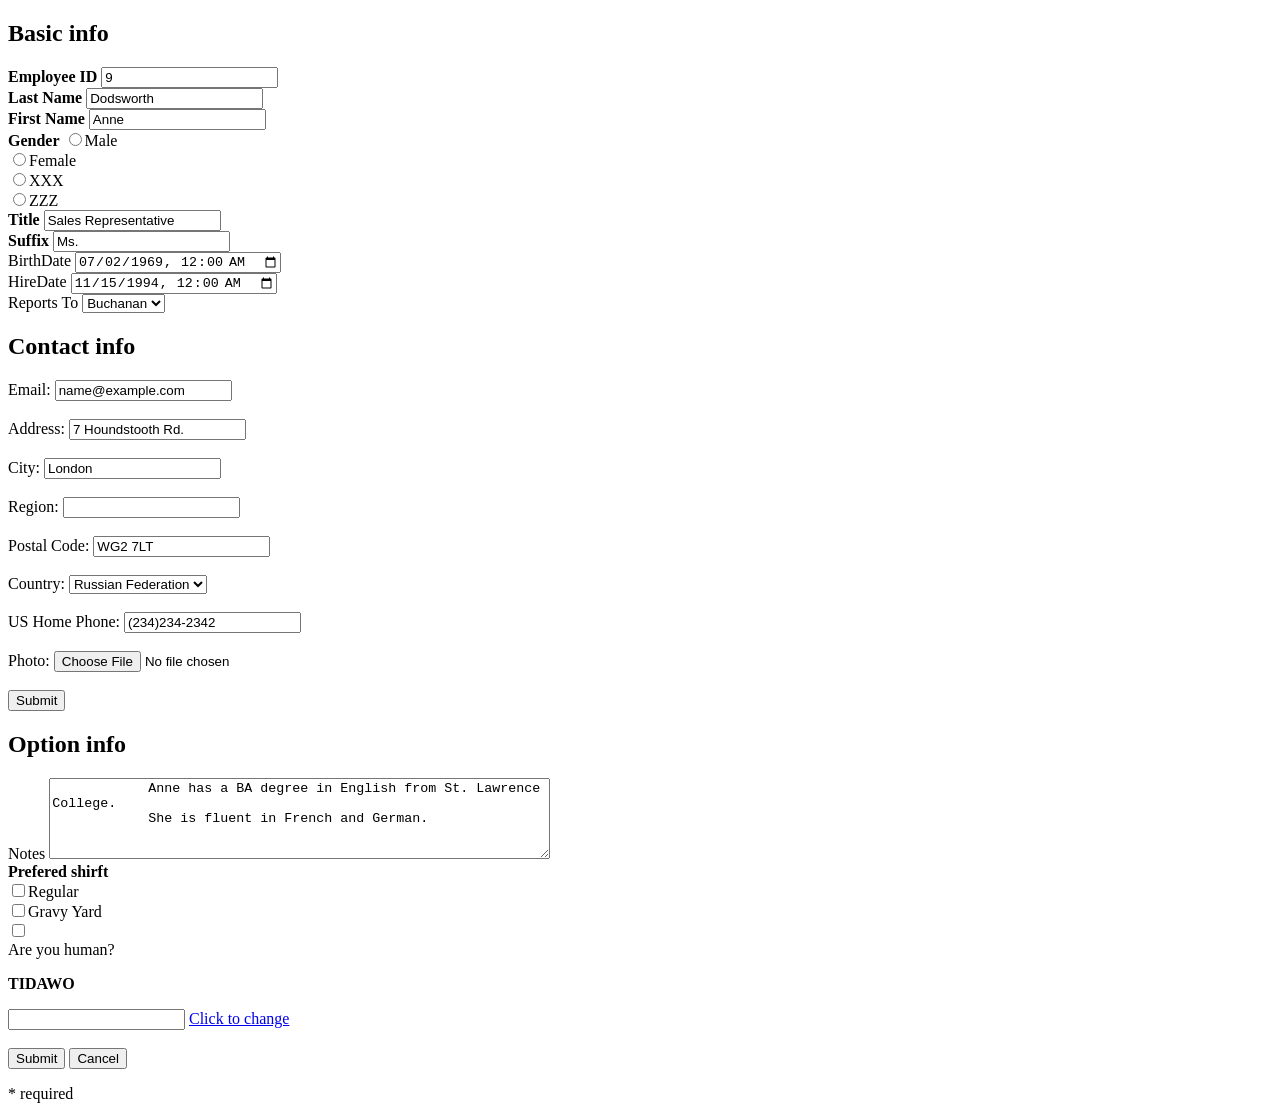
<file: cse-html-thuchanh/Bai4.html>
<!doctype html>
<html lang="en">
  <head>
    <meta charset="UTF-8" />
    <meta name="viewport" content="width=device-width, initial-scale=1.0" />
    <title>Bai4</title>
  </head>
  <body>
    <form action="">
      <h2>Basic info</h2>
      <label for="EID"><b>Employee ID</b></label>
      <input type="text" id="EID" value="9" /> <br />
      <label for="Last Name"><b>Last Name</b></label>
      <input type="text" id="Last Name" value="Dodsworth" /> <br />
      <label for="Fn"><b>First Name</b></label>
      <input type="text" id="Fn" value="Anne" /> <br />
      <label for="Gender"><b>Gender</b></label>
      <input type="radio" id="Gender" />Male <br />
      <input type="radio" id="Gender" />Female <br />
      <input type="radio" id="Gender" />XXX <br />
      <input type="radio" id="Gender" />ZZZ <br />
      <label for=""><b>Title</b></label>
      <input type="text" id="" value="Sales Representative" /> <br />
      <label for=""><b>Suffix</b></label>
      <input type="text" id="" value="Ms." /> <br />
      <label for="">BirthDate</label>
      <input type="datetime-local" value="1969-07-02 00:00:00" /> <br />
      <label for="">HireDate</label>
      <input type="datetime-local" value="1994-11-15 00:00:00" /> <br />
      <label for="reportsTo">Reports To</label>
      <select id="reportsTo" name="reportsTo">
        <option value="buchanan">Buchanan</option>
        <option value="smith">Smith</option>
        <option value="johnson">Johnson</option>
      </select>
      <h2>Contact info</h2>
      <label>Email:</label>
      <input type="email" name="email" value="name@example.com" /><br /><br />
      <label>Address:</label>
      <input type="text" name="address" value="7 Houndstooth Rd." /><br /><br />
      <label>City:</label>
      <input type="text" name="city" value="London" /><br /><br />
      <label>Region:</label>
      <input type="text" name="region" /><br /><br />
      <label>Postal Code:</label>
      <input type="text" name="postal" value="WG2 7LT" /><br /><br />
      <label>Country:</label>
      <select name="country">
        <option value="uk">United Kingdom</option>
        <option value="russia" selected>Russian Federation</option>
        <option value="usa">United States</option>
        <option value="france">France</option></select
      ><br /><br />
      <label>US Home Phone:</label>
      <input type="tel" name="phone" value="(234)234-2342" /><br /><br />
      <label>Photo:</label>
      <input type="file" name="photo" /><br /><br />
      <input type="submit" value="Submit" />
      <h2>Option info</h2>
      <label for="">Notes</label>
      <textarea rows="5" cols="60">
            Anne has a BA degree in English from St. Lawrence College.
            She is fluent in French and German.
            </textarea
      >
      <br />
      <label for="PS"><b>Prefered shirft</b></label> <br />
      <input type="checkbox" id="PS" />Regular<br />
      <input type="checkbox" id="PS" />Gravy Yard<br />
      <input type="checkbox" id="PS" /><br />
      <label for="captcha">Are you human?</label><br />
      <p><strong>TIDAWO</strong></p>
      <input type="text" id="captcha" name="captcha" required />
      <a href="#">Click to change</a><br /><br />
      <button type="submit">Submit</button>
      <button button type="reset">Cancel</button>
      <p>* required</p>
    </form>
  </body>
</html>
</file>
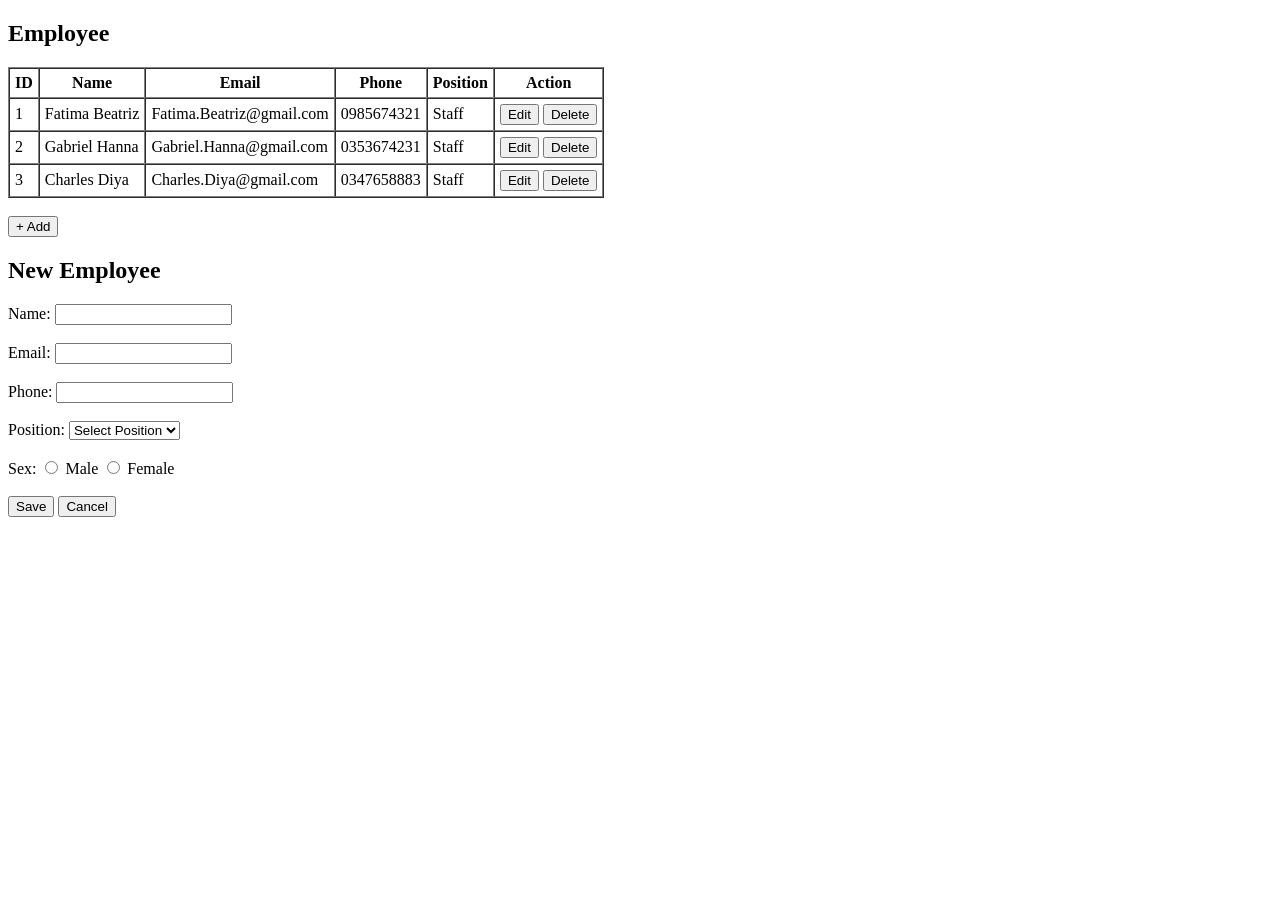
<file: cse-html-thuchanh/Bai5.html>
<!doctype html>
<html lang="vi">
  <head>
    <meta charset="UTF-8" />
    <title>Manage</title>
  </head>
  <body>
    <h2>Employee</h2>
    <table border="1" cellpadding="5" cellspacing="0">
      <tr>
        <th>ID</th>
        <th>Name</th>
        <th>Email</th>
        <th>Phone</th>
        <th>Position</th>
        <th>Action</th>
      </tr>
      <tr>
        <td>1</td>
        <td>Fatima Beatriz</td>
        <td>Fatima.Beatriz@gmail.com</td>
        <td>0985674321</td>
        <td>Staff</td>
        <td><button>Edit</button> <button>Delete</button></td>
      </tr>
      <tr>
        <td>2</td>
        <td>Gabriel Hanna</td>
        <td>Gabriel.Hanna@gmail.com</td>
        <td>0353674231</td>
        <td>Staff</td>
        <td><button>Edit</button> <button>Delete</button></td>
      </tr>
      <tr>
        <td>3</td>
        <td>Charles Diya</td>
        <td>Charles.Diya@gmail.com</td>
        <td>0347658883</td>
        <td>Staff</td>
        <td><button>Edit</button> <button>Delete</button></td>
      </tr>
    </table>
    <br />
    <button>+ Add</button>
    <h2>New Employee</h2>
    <form>
      <label for="name">Name:</label>
      <input type="text" id="name" name="name" /><br /><br />
      <label for="email">Email:</label>
      <input type="email" id="email" name="email" /><br /><br />
      <label for="phone">Phone:</label>
      <input type="text" id="phone" name="phone" /><br /><br />
      <label for="position">Position:</label>
      <select id="position" name="position">
        <option value="">Select Position</option>
        <option value="staff">Staff</option>
        <option value="manager">Manager</option>
        <option value="ceo">CEO</option></select
      ><br /><br />
      <label>Sex:</label>
      <input type="radio" id="male" name="sex" value="male" />
      <label for="male">Male</label>
      <input type="radio" id="female" name="sex" value="female" />
      <label for="female">Female</label><br /><br />
      <button type="submit">Save</button>
      <button type="reset">Cancel</button>
    </form>
  </body>
</html>
</file>
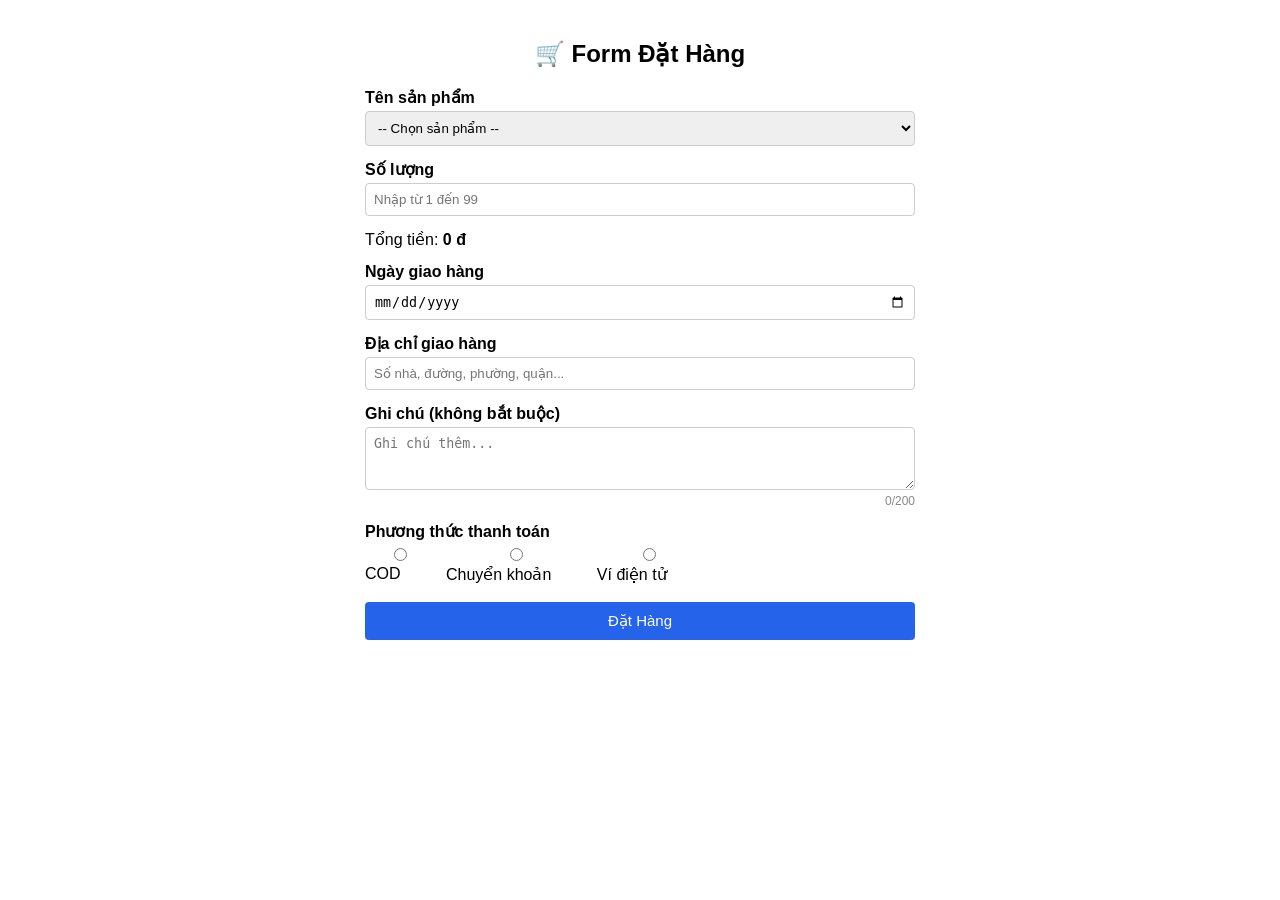
<file: Thuchanh(validation)/HTML/formdathang.html>
<!DOCTYPE html>
<html lang="vi">
<head>
  <meta charset="UTF-8">
  <title>Form Đặt Hàng</title>
  <style>
    body { font-family: Arial, sans-serif; max-width: 550px; margin: 40px auto; padding: 0 16px; }
    h2 { text-align: center; }

    .field { margin-bottom: 14px; }
    .field label { display: block; margin-bottom: 4px; font-weight: bold; }
    .field input, .field select, .field textarea {
      width: 100%; padding: 8px; box-sizing: border-box; border: 1px solid #ccc; border-radius: 4px;
    }
    .field input.error, .field select.error, .field textarea.error { border-color: red; }

    .error-msg { color: red; font-size: 13px; margin-top: 3px; display: none; }
    .error-msg.visible { display: block; }

    .radio-group { display: flex; gap: 20px; }
    .radio-group label { font-weight: normal; }

    .char-count { font-size: 12px; color: #888; text-align: right; }
    .char-count.over { color: red; }

    #total-box { margin-bottom: 14px; }

    #confirm-box { display: none; border: 1px solid #ccc; border-radius: 6px; padding: 16px; margin-top: 16px; }
    #confirm-box table { width: 100%; border-collapse: collapse; margin-bottom: 12px; }
    #confirm-box td { padding: 5px 8px; border-bottom: 1px solid #eee; font-size: 14px; }
    #confirm-box td:first-child { font-weight: bold; width: 40%; }
    .confirm-btns { display: flex; gap: 10px; }
    .confirm-btns button { flex: 1; padding: 9px; border: none; border-radius: 4px; cursor: pointer; font-size: 14px; color: white; }
    #btn-confirm { background: green; }
    #btn-cancel  { background: red; }

    button[type="submit"] {
      width: 100%; padding: 10px; background: #2563eb; color: white;
      border: none; border-radius: 4px; font-size: 15px; cursor: pointer;
    }

    #success-screen { display: none; text-align: center; padding: 40px 0; }
    #success-screen h2 { color: green; }
  </style>
</head>
<body>

<h2>🛒 Form Đặt Hàng</h2>

<form id="order-form" novalidate>

  <!-- Tên sản phẩm -->
  <div class="field">
    <label for="product">Tên sản phẩm</label>
    <select id="product">
      <option value="">-- Chọn sản phẩm --</option>
      <option value="Áo thun">Áo thun – 150.000đ</option>
      <option value="Quần jean">Quần jean – 350.000đ</option>
      <option value="Giày thể thao">Giày thể thao – 500.000đ</option>
      <option value="Túi xách">Túi xách – 250.000đ</option>
      <option value="Mũ lưỡi trai">Mũ lưỡi trai – 120.000đ</option>
    </select>
    <div class="error-msg" id="err-product"></div>
  </div>

  <!-- Số lượng -->
  <div class="field">
    <label for="quantity">Số lượng</label>
    <input type="number" id="quantity" placeholder="Nhập từ 1 đến 99" min="1" max="99">
    <div class="error-msg" id="err-quantity"></div>
  </div>

  <!-- Tổng tiền -->
  <div id="total-box">
     Tổng tiền: <strong id="total-display">0 đ</strong>
  </div>

  <!-- Ngày giao hàng -->
  <div class="field">
    <label for="delivery-date">Ngày giao hàng</label>
    <input type="date" id="delivery-date">
    <div class="error-msg" id="err-delivery-date"></div>
  </div>

  <!-- Địa chỉ -->
  <div class="field">
    <label for="address">Địa chỉ giao hàng</label>
    <input type="text" id="address" placeholder="Số nhà, đường, phường, quận...">
    <div class="error-msg" id="err-address"></div>
  </div>

  <!-- Ghi chú -->
  <div class="field">
    <label for="note">Ghi chú (không bắt buộc)</label>
    <textarea id="note" rows="3" placeholder="Ghi chú thêm..."></textarea>
    <div class="char-count" id="char-count">0/200</div>
    <div class="error-msg" id="err-note"></div>
  </div>

  <!-- Phương thức thanh toán -->
  <div class="field">
    <label>Phương thức thanh toán</label>
    <div class="radio-group">
      <label><input type="radio" name="payment" value="COD"> COD</label>
      <label><input type="radio" name="payment" value="Chuyển khoản"> Chuyển khoản</label>
      <label><input type="radio" name="payment" value="Ví điện tử"> Ví điện tử</label>
    </div>
    <div class="error-msg" id="err-payment"></div>
  </div>

  <button type="submit">Đặt Hàng</button>
</form>

<!-- DIV XÁC NHẬN -->
<div id="confirm-box">
  <h3>📋 Xác nhận đơn hàng</h3>
  <table>
    <tr><td>Sản phẩm:</td><td id="cf-product"></td></tr>
    <tr><td>Số lượng:</td><td id="cf-quantity"></td></tr>
    <tr><td>Tổng tiền:</td><td id="cf-total"></td></tr>
    <tr><td>Ngày giao:</td><td id="cf-date"></td></tr>
    <tr><td>Địa chỉ:</td><td id="cf-address"></td></tr>
    <tr><td>Thanh toán:</td><td id="cf-payment"></td></tr>
  </table>
  <p>Bạn có chắc chắn muốn đặt hàng?</p>
  <div class="confirm-btns">
    <button id="btn-confirm">✅ Xác nhận</button>
    <button id="btn-cancel">❌ Hủy</button>
  </div>
</div>

<!-- THÀNH CÔNG -->
<div id="success-screen">
  <h2> Đặt hàng thành công!</h2>
  <p>Sản phẩm: <strong id="success-product"></strong><br>
     Tổng tiền: <strong id="success-total"></strong></p>
</div>


<script src="../JS/Formdathang.js"></script>
</script>
</body>
</html>
</file>
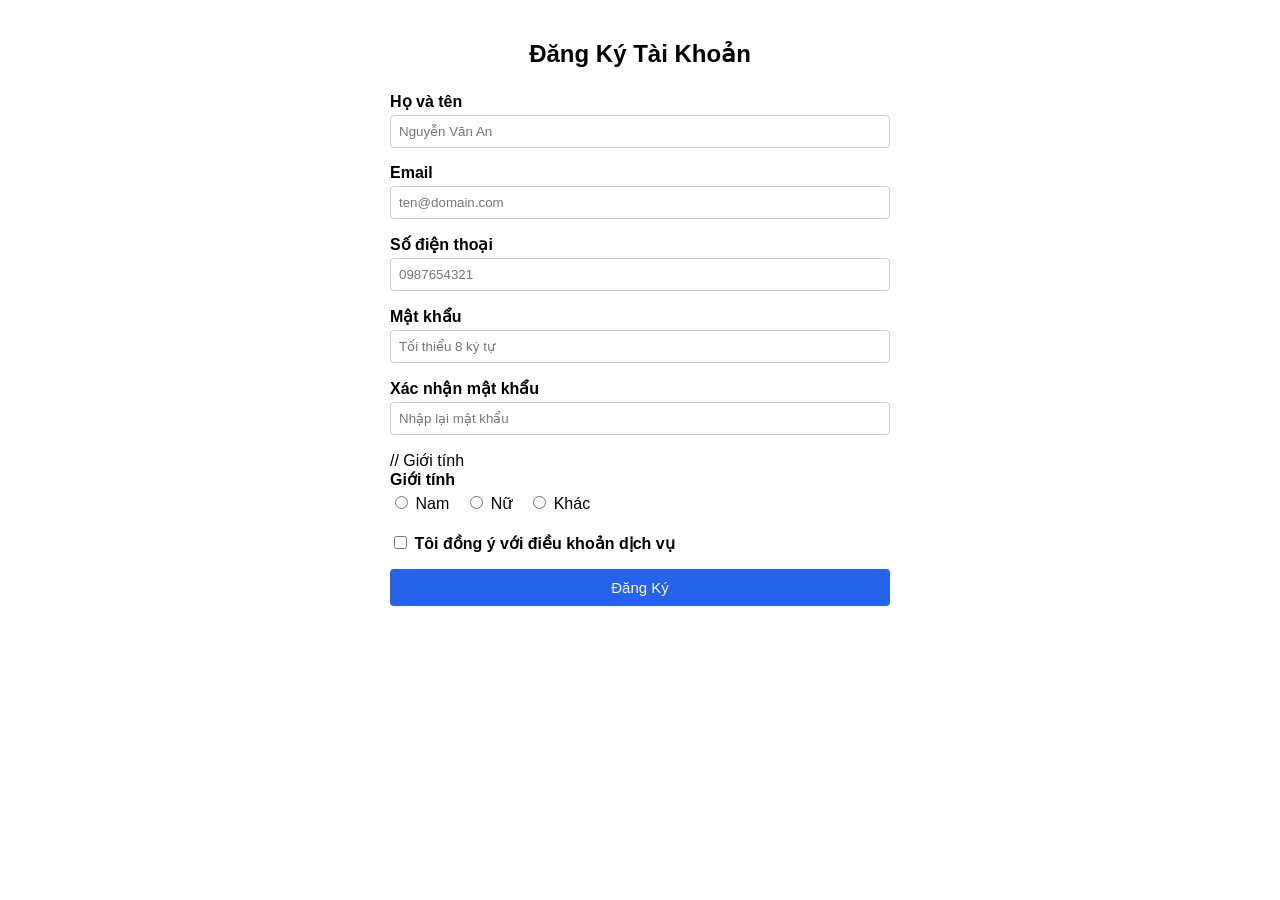
<file: Thuchanh(validation)/HTML/Formdk.html>
<!doctype html>
<html lang="vi">
  <head>
    <meta charset="UTF-8" />
    <title>Đăng Ký Tài Khoản</title>
    <style>
      body {
        font-family: Arial, sans-serif;
        max-width: 500px;
        margin: 40px auto;
        padding: 0 16px;
      }
      h2 {
        text-align: center;
        margin-bottom: 24px;
      }

      .field {
        margin-bottom: 16px;
      }
      .field label {
        display: block;
        margin-bottom: 4px;
        font-weight: bold;
      }
      .field input[type="text"],
      .field input[type="email"],
      .field input[type="tel"],
      .field input[type="password"] {
        width: 100%;
        padding: 8px;
        box-sizing: border-box;
        border: 1px solid #ccc;
        border-radius: 4px;
      }
      .field input.error {
        border-color: red;
      }

      .error-msg {
        color: red;
        font-size: 13px;
        margin-top: 4px;
        display: none;
      }
      .error-msg.visible {
        display: block;
      }

      .radio-group {
        display: flex;
        gap: 16px;
      }
      .radio-group label {
        font-weight: normal;
      }

      button[type="submit"] {
        width: 100%;
        padding: 10px;
        background: #2563eb;
        color: white;
        border: none;
        border-radius: 4px;
        font-size: 15px;
        cursor: pointer;
      }
      button[type="submit"]:hover {
        background: #1d4ed8;
      }

      #success-screen {
        display: none;
        text-align: center;
        padding: 40px 0;
      }
      #success-screen h2 {
        color: green;
      }
    </style>
  </head>
  <body>
    <h2>Đăng Ký Tài Khoản</h2>
    <form id="register-form" novalidate>
      <!-- Họ và tên -->
      <div class="field">
        <label for="fullname">Họ và tên</label>
        <input type="text" id="fullname" placeholder="Nguyễn Văn An" />
        <div class="error-msg" id="err-fullname"></div>
      </div>

      <!-- Email -->
      <div class="field">
        <label for="email">Email</label>
        <input type="email" id="email" placeholder="ten@domain.com" />
        <div class="error-msg" id="err-email"></div>
      </div>

      <!-- Số điện thoại -->
      <div class="field">
        <label for="phone">Số điện thoại</label>
        <input type="tel" id="phone" placeholder="0987654321" maxlength="10" />
        <div class="error-msg" id="err-phone"></div>
      </div>

      <!-- Mật khẩu -->
      <div class="field">
        <label for="password">Mật khẩu</label>
        <input type="password" id="password" placeholder="Tối thiểu 8 ký tự" />
        <div class="error-msg" id="err-password"></div>
      </div>

      <!-- Xác nhận mật khẩu -->
      <div class="field">
        <label for="confirm">Xác nhận mật khẩu</label>
        <input type="password" id="confirm" placeholder="Nhập lại mật khẩu" />
        <div class="error-msg" id="err-confirm"></div>
      </div>

      // Giới tính
      <div class="field">
        <label>Giới tính</label>
        <div class="radio-group">
          <label><input type="radio" name="gender" value="male" /> Nam</label>
          <label><input type="radio" name="gender" value="female" /> Nữ</label>
          <label><input type="radio" name="gender" value="other" /> Khác</label>
        </div>
        <div class="error-msg" id="err-gender"></div>
      </div>
      <div class="field">
        <label>
          <input type="checkbox" id="terms" />
          Tôi đồng ý với điều khoản dịch vụ
        </label>
        <div class="error-msg" id="err-terms"></div>
      </div>

      <button type="submit">Đăng Ký</button>
    </form>
    <div id="success-screen">
      <h2>Đăng ký thành công!</h2>
      <p>Chào mừng bạn, <strong id="success-name"></strong>!</p>
    </div>

    <script src="../JS/Formdk.js"></script>
  </body>
</html>
</file>
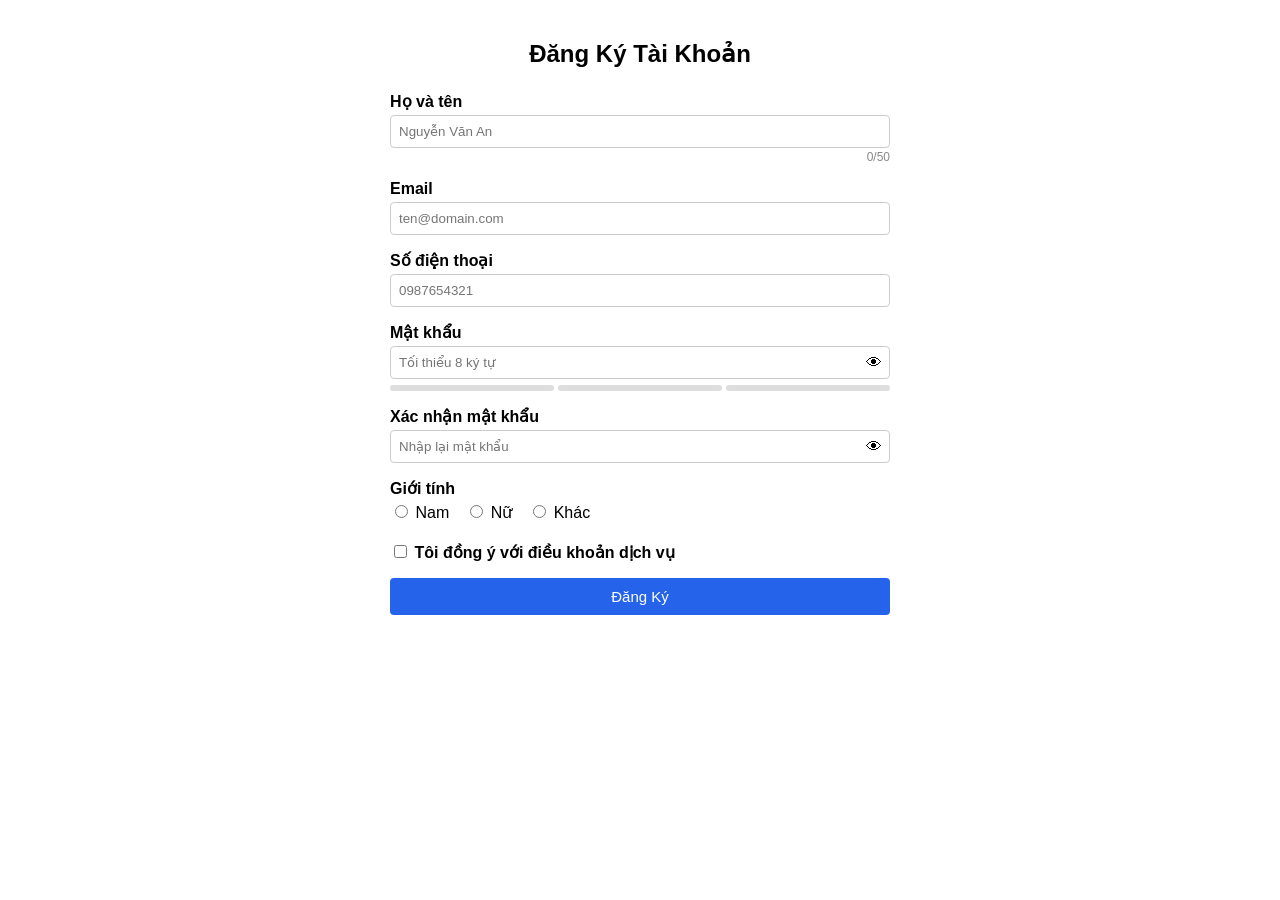
<file: Thuchanh(validation)/HTML/formupdate.html>
<!doctype html>
<html lang="vi">
  <head>
    <meta charset="UTF-8" />
    <title>Đăng Ký Tài Khoản</title>
    <style>
      body {
        font-family: Arial, sans-serif;
        max-width: 500px;
        margin: 40px auto;
        padding: 0 16px;
      }
      h2 {
        text-align: center;
        margin-bottom: 24px;
      }

      .field {
        margin-bottom: 16px;
      }
      .field label {
        display: block;
        margin-bottom: 4px;
        font-weight: bold;
      }
      .field input[type="text"],
      .field input[type="email"],
      .field input[type="tel"],
      .field input[type="password"] {
        width: 100%;
        padding: 8px;
        box-sizing: border-box;
        border: 1px solid #ccc;
        border-radius: 4px;
      }
      .field input.error {
        border-color: red;
      }

      .error-msg {
        color: red;
        font-size: 13px;
        margin-top: 4px;
        display: none;
      }
      .error-msg.visible {
        display: block;
      }

      /* Đếm ký tự họ tên */
      .char-count {
        font-size: 12px;
        color: #888;
        text-align: right;
        margin-top: 2px;
      }
      .char-count.over {
        color: red;
      }
      .password-wrap {
        position: relative;
      }
      .password-wrap input {
        padding-right: 36px;
      }
      .toggle-pw {
        position: absolute;
        right: 8px;
        top: 50%;
        transform: translateY(-50%);
        cursor: pointer;
        font-size: 16px;
        user-select: none;
      }
      .strength-bar-wrap {
        display: flex;
        gap: 4px;
        margin-top: 6px;
      }
      .strength-bar-wrap .bar {
        flex: 1;
        height: 6px;
        border-radius: 3px;
        background: #ddd;
        transition: background 0.3s;
      }
      .strength-label {
        font-size: 12px;
        margin-top: 4px;
      }

      .radio-group {
        display: flex;
        gap: 16px;
      }
      .radio-group label {
        font-weight: normal;
      }

      button[type="submit"] {
        width: 100%;
        padding: 10px;
        background: #2563eb;
        color: white;
        border: none;
        border-radius: 4px;
        font-size: 15px;
        cursor: pointer;
      }
      button[type="submit"]:hover {
        background: #1d4ed8;
      }

      #success-screen {
        display: none;
        text-align: center;
        padding: 40px 0;
      }
      #success-screen h2 {
        color: green;
      }
    </style>
  </head>
  <body>
    <h2>Đăng Ký Tài Khoản</h2>

    <form id="register-form" novalidate>
      <!-- Họ và tên -->
      <div class="field">
        <label for="fullname">Họ và tên</label>
        <input
          type="text"
          id="fullname"
          placeholder="Nguyễn Văn An"
          maxlength="50"
        />
        <div class="char-count" id="char-fullname">0/50</div>
        <div class="error-msg" id="err-fullname"></div>
      </div>

      <!-- Email -->
      <div class="field">
        <label for="email">Email</label>
        <input type="email" id="email" placeholder="ten@domain.com" />
        <div class="error-msg" id="err-email"></div>
      </div>

      <!-- Số điện thoại -->
      <div class="field">
        <label for="phone">Số điện thoại</label>
        <input type="tel" id="phone" placeholder="0987654321" maxlength="10" />
        <div class="error-msg" id="err-phone"></div>
      </div>

      <!-- Mật khẩu -->
      <div class="field">
        <label for="password">Mật khẩu</label>
        <div class="password-wrap">
          <input
            type="password"
            id="password"
            placeholder="Tối thiểu 8 ký tự"
          />
          <span class="toggle-pw" id="toggle-password">👁</span>
        </div>
        <!-- Thanh strength -->
        <div class="strength-bar-wrap">
          <div class="bar" id="bar1"></div>
          <div class="bar" id="bar2"></div>
          <div class="bar" id="bar3"></div>
        </div>
        <div class="strength-label" id="strength-label"></div>
        <div class="error-msg" id="err-password"></div>
      </div>

      <!-- Xác nhận mật khẩu -->
      <div class="field">
        <label for="confirm">Xác nhận mật khẩu</label>
        <div class="password-wrap">
          <input type="password" id="confirm" placeholder="Nhập lại mật khẩu" />
          <span class="toggle-pw" id="toggle-confirm">👁</span>
        </div>
        <div class="error-msg" id="err-confirm"></div>
      </div>

      <!-- Giới tính -->
      <div class="field">
        <label>Giới tính</label>
        <div class="radio-group">
          <label><input type="radio" name="gender" value="male" /> Nam</label>
          <label><input type="radio" name="gender" value="female" /> Nữ</label>
          <label><input type="radio" name="gender" value="other" /> Khác</label>
        </div>
        <div class="error-msg" id="err-gender"></div>
      </div>

      <!-- Điều khoản -->
      <div class="field">
        <label>
          <input type="checkbox" id="terms" />
          Tôi đồng ý với điều khoản dịch vụ
        </label>
        <div class="error-msg" id="err-terms"></div>
      </div>

      <button type="submit">Đăng Ký</button>
    </form>

    <div id="success-screen">
      <h2>Đăng ký thành công! 🎉</h2>
      <p>Chào mừng bạn, <strong id="success-name"></strong>!</p>
    </div>

    <script>
      // ================================================================
      // TIỆN ÍCH
      // ================================================================

      function showError(fieldId, message) {
        const errEl = document.getElementById("err-" + fieldId);
        errEl.textContent = message;
        errEl.classList.add("visible");
        const input = document.getElementById(fieldId);
        if (input) input.classList.add("error");
      }

      function clearError(fieldId) {
        const errEl = document.getElementById("err-" + fieldId);
        errEl.textContent = "";
        errEl.classList.remove("visible");
        const input = document.getElementById(fieldId);
        if (input) input.classList.remove("error");
      }

      // ================================================================
      // TÍNH NĂNG MỚI 1: ĐẾM KÝ TỰ HỌ TÊN
      // ================================================================

      document
        .getElementById("fullname")
        .addEventListener("input", function () {
          const len = this.value.length;
          const countEl = document.getElementById("char-fullname");
          countEl.textContent = len + "/50";

          // maxlength="50" đã chặn rồi nhưng vẫn đổi màu cảnh báo khi gần đạt
          if (len >= 45) {
            countEl.classList.add("over"); // chữ đỏ khi còn ≤ 5 ký tự
          } else {
            countEl.classList.remove("over");
          }

          clearError("fullname"); // xóa lỗi khi gõ lại
        });

      // ================================================================
      // TÍNH NĂNG MỚI 2: HIỆN/ẨN MẬT KHẨU
      // ================================================================

      // Hàm dùng chung cho cả 2 ô password
      function setupToggle(toggleId, inputId) {
        document
          .getElementById(toggleId)
          .addEventListener("click", function () {
            const input = document.getElementById(inputId);

            if (input.type === "password") {
              input.type = "text"; 
              this.textContent = "hu"; 
            } else {
              input.type = "password"; 
              this.textContent = "👁";
            }
          });
      }

      setupToggle("toggle-password", "password");
      setupToggle("toggle-confirm", "confirm");
      // TÍNH NĂNG MỚI : THANH MỨC ĐỘ MẠNH MẬT KHẨU
      function checkStrength(val) {
        // Mỗi tiêu chí đạt được = +1 điểm
        let score = 0;

        if (val.length >= 8) score++; // đủ độ dài
        if (val.length >= 12) score++; // dài hơn thì cộng thêm
        if (/[A-Z]/.test(val)) score++; // có chữ hoa
        if (/[a-z]/.test(val)) score++; // có chữ thường
        if (/[0-9]/.test(val)) score++; // có số
        if (/[^a-zA-Z0-9]/.test(val)) score++; // có ký tự đặc biệt (!@#...)

        // Phân loại theo điểm
        if (score <= 2) return "weak";
        if (score <= 4) return "medium";
        return "strong";
      }

      function updateStrengthBar(val) {
        const bar1 = document.getElementById("bar1");
        const bar2 = document.getElementById("bar2");
        const bar3 = document.getElementById("bar3");
        const label = document.getElementById("strength-label");

        // Reset tất cả về xám
        bar1.style.background = "#ddd";
        bar2.style.background = "#ddd";
        bar3.style.background = "#ddd";

        if (val === "") {
          label.textContent = "";
          return;
        }

        const level = checkStrength(val);

        if (level === "weak") {
          // Yếu: chỉ 1 thanh, màu đỏ
          bar1.style.background = "red";
          label.textContent = "Yếu";
          label.style.color = "red";
        } else if (level === "medium") {
          // Trung bình: 2 thanh, màu vàng
          bar1.style.background = "orange";
          bar2.style.background = "orange";
          label.textContent = "Trung bình";
          label.style.color = "orange";
        } else {
          // Mạnh: 3 thanh, màu xanh
          bar1.style.background = "green";
          bar2.style.background = "green";
          bar3.style.background = "green";
          label.textContent = "Mạnh";
          label.style.color = "green";
        }
      }

      document
        .getElementById("password")
        .addEventListener("input", function () {
          updateStrengthBar(this.value);
          clearError("password");
        });

      function validateFullname() {
        const val = document.getElementById("fullname").value.trim();
        if (val === "") {
          showError("fullname", "Họ và tên không được để trống.");
          return false;
        }
        if (val.length < 3) {
          showError("fullname", "Họ và tên phải có ít nhất 3 ký tự.");
          return false;
        }
        if (!/^[a-zA-ZÀ-ỹ\s]+$/u.test(val)) {
          showError(
            "fullname",
            "Họ và tên chỉ được chứa chữ cái và khoảng trắng.",
          );
          return false;
        }
        clearError("fullname");
        return true;
      }

      function validateEmail() {
        const val = document.getElementById("email").value.trim();
        if (val === "") {
          showError("email", "Email không được để trống.");
          return false;
        }
        if (!/^[^\s@]+@[^\s@]+\.[^\s@]+$/.test(val)) {
          showError(
            "email",
            "Email không đúng định dạng (vd: ten@domain.com).",
          );
          return false;
        }
        clearError("email");
        return true;
      }

      function validatePhone() {
        const val = document.getElementById("phone").value.trim();
        if (val === "") {
          showError("phone", "Số điện thoại không được để trống.");
          return false;
        }
        if (!/^0\d{9}$/.test(val)) {
          showError(
            "phone",
            "Số điện thoại phải có 10 chữ số và bắt đầu bằng 0.",
          );
          return false;
        }
        clearError("phone");
        return true;
      }

      function validatePassword() {
        const val = document.getElementById("password").value;
        if (val === "") {
          showError("password", "Mật khẩu không được để trống.");
          return false;
        }
        if (val.length < 8) {
          showError("password", "Mật khẩu phải có ít nhất 8 ký tự.");
          return false;
        }
        if (!/[A-Z]/.test(val)) {
          showError("password", "Mật khẩu phải có ít nhất 1 chữ hoa.");
          return false;
        }
        if (!/[a-z]/.test(val)) {
          showError("password", "Mật khẩu phải có ít nhất 1 chữ thường.");
          return false;
        }
        if (!/[0-9]/.test(val)) {
          showError("password", "Mật khẩu phải có ít nhất 1 chữ số.");
          return false;
        }
        clearError("password");
        return true;
      }

      function validateConfirm() {
        const pw = document.getElementById("password").value;
        const val = document.getElementById("confirm").value;
        if (val === "") {
          showError("confirm", "Vui lòng xác nhận mật khẩu.");
          return false;
        }
        if (val !== pw) {
          showError("confirm", "Mật khẩu xác nhận không khớp.");
          return false;
        }
        clearError("confirm");
        return true;
      }

      function validateGender() {
        const selected = document.querySelector('input[name="gender"]:checked');
        if (!selected) {
          showError("gender", "Vui lòng chọn giới tính.");
          return false;
        }
        clearError("gender");
        return true;
      }

      function validateTerms() {
        const checked = document.getElementById("terms").checked;
        if (!checked) {
          showError("terms", "Bạn cần đồng ý với điều khoản để tiếp tục.");
          return false;
        }
        clearError("terms");
        return true;
      }

      document
        .getElementById("fullname")
        .addEventListener("blur", validateFullname);
      document.getElementById("email").addEventListener("blur", validateEmail);
      document.getElementById("phone").addEventListener("blur", validatePhone);
      document
        .getElementById("password")
        .addEventListener("blur", validatePassword);
      document
        .getElementById("confirm")
        .addEventListener("blur", validateConfirm);
      document.querySelectorAll('input[name="gender"]').forEach(function (r) {
        r.addEventListener("change", validateGender);
      });
      document
        .getElementById("terms")
        .addEventListener("change", validateTerms);

      ["email", "phone", "confirm"].forEach(function (id) {
        document.getElementById(id).addEventListener("input", function () {
          clearError(id);
        });
      });

      document
        .getElementById("register-form")
        .addEventListener("submit", function (e) {
          e.preventDefault();

          const isValid =
            validateFullname() &
            validateEmail() &
            validatePhone() &
            validatePassword() &
            validateConfirm() &
            validateGender() &
            validateTerms();

          if (!isValid) return;

          const name = document.getElementById("fullname").value.trim();
          document.getElementById("register-form").style.display = "none";
          document.getElementById("success-name").textContent = name;
          document.getElementById("success-screen").style.display = "block";
        });
    </script>
  </body>
</html>
</file>
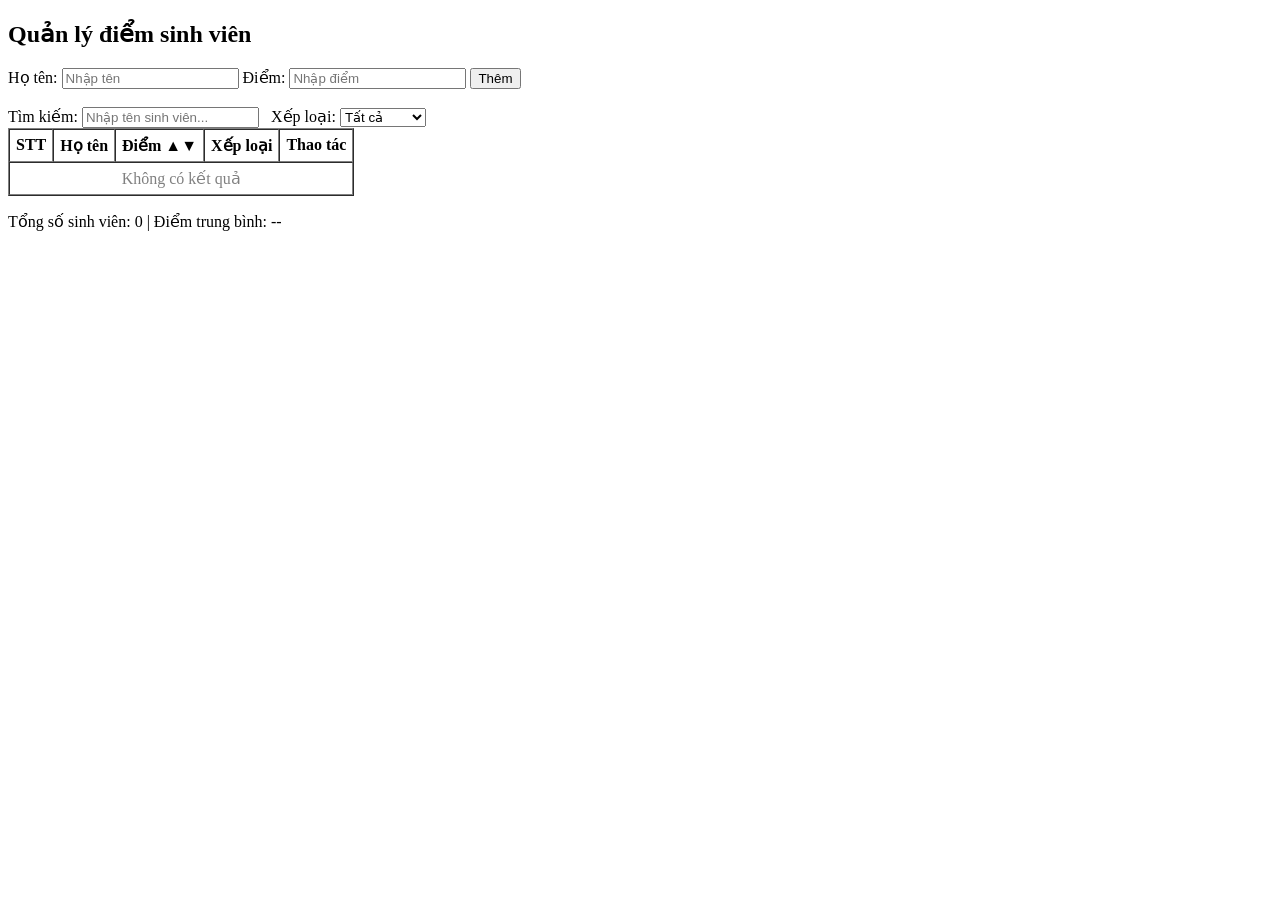
<file: Thuchanh(validation)/HTML/Quanlydiem.html>
<!doctype html>
<html lang="vi">
  <head>
    <meta charset="UTF-8" />
    <meta name="viewport" content="width=device-width, initial-scale=1.0" />
    <title>Quản lý điểm sinh viên</title>
  </head>
  <body>
    <h2>Quản lý điểm sinh viên</h2>

    <!-- Nhập liệu -->
    <label for="name">Họ tên: </label>
    <input type="text" placeholder="Nhập tên" id="name" />
    <label for="score">Điểm: </label>
    <input type="text" placeholder="Nhập điểm" id="score" />
    <button id="add_btn">Thêm</button>

    <br /><br />

    <!-- Tìm kiếm & lọc -->
    <label for="search">Tìm kiếm: </label>
    <input type="text" placeholder="Nhập tên sinh viên..." id="search" />

    <label for="filter_loai"> &nbsp; Xếp loại: </label>
    <select id="filter_loai">
      <option value="Tất cả">Tất cả</option>
      <option value="Giỏi">Giỏi</option>
      <option value="Khá">Khá</option>
      <option value="Trung bình">Trung bình</option>
      <option value="Yếu">Yếu</option>
    </select>

    <!-- Bảng -->
    <table id="score_table" border="1" cellpadding="6" cellspacing="0">
      <thead>
        <tr>
          <th>STT</th>
          <th>Họ tên</th>
          <th id="col_score" style="cursor: pointer">Điểm ▲▼</th>
          <th>Xếp loại</th>
          <th>Thao tác</th>
        </tr>
      </thead>
      <tbody id="score_table_body"></tbody>
    </table>

    <p id="stats"></p>

    <script>
      // ── Tham chiếu DOM ──────────────────────────────────────────
      const nameInput = document.getElementById("name");
      const scoreInput = document.getElementById("score");
      const addBtn = document.getElementById("add_btn");
      const tbody = document.getElementById("score_table_body");
      const statsEl = document.getElementById("stats");
      const searchInput = document.getElementById("search");
      const filterLoai = document.getElementById("filter_loai");
      const colScore = document.getElementById("col_score");

      // ── Trạng thái ──────────────────────────────────────────────
      let students = []; // mảng gốc, không bao giờ bị lọc
      let filteredStudents = []; // mảng hiển thị sau filter + sort
      let sortOrder = null; // null | "asc" | "desc"

      // ── Helpers ─────────────────────────────────────────────────
      function getXepLoai(diem) {
        if (diem >= 8.5) return "Giỏi";
        if (diem >= 7.0) return "Khá";
        if (diem >= 5.0) return "Trung bình";
        return "Yếu";
      }

      // ── applyFilters: lọc → tìm kiếm → sắp xếp ─────────────────
      function applyFilters() {
        const keyword = searchInput.value.trim().toLowerCase();
        const loai = filterLoai.value;

        // 1. Lọc theo xếp loại
        let result = students.filter((sv) => {
          if (loai === "Tất cả") return true;
          return getXepLoai(sv.score) === loai;
        });

        // 2. Tìm kiếm theo tên
        if (keyword) {
          result = result.filter((sv) =>
            sv.name.toLowerCase().includes(keyword),
          );
        }

        // 3. Sắp xếp theo điểm
        if (sortOrder === "asc") {
          result.sort((a, b) => a.score - b.score);
        } else if (sortOrder === "desc") {
          result.sort((a, b) => b.score - a.score);
        }

        filteredStudents = result;
        renderTable();
      }
      function renderTable() {
        tbody.innerHTML = "";

        if (filteredStudents.length === 0) {
          tbody.innerHTML = `<tr><td colspan="5" style="text-align:center;color:gray;">Không có kết quả</td></tr>`;
          updateStats();
          return;
        }

        filteredStudents.forEach((sv, idx) => {
          const tr = document.createElement("tr");

          if (sv.score < 5.0) {
            tr.style.backgroundColor = "yellow";
          }

          // Lưu index gốc trong mảng students[] để xóa đúng
          const originalIndex = students.indexOf(sv);

          tr.innerHTML = `
            <td>${idx + 1}</td>
            <td>${sv.name}</td>
            <td>${sv.score.toFixed(1)}</td>
            <td>${getXepLoai(sv.score)}</td>
            <td><button data-index="${originalIndex}">Xóa</button></td>
          `;

          tbody.appendChild(tr);
        });

        updateStats();
      }

      // ── updateStats: tính trên mảng gốc ─────────────────────────
      function updateStats() {
        const total = students.length;
        if (total === 0) {
          statsEl.textContent = "Tổng số sinh viên: 0 | Điểm trung bình: --";
          return;
        }
        const avg = students.reduce((sum, sv) => sum + sv.score, 0) / total;
        statsEl.textContent = `Tổng số sinh viên: ${total} | Điểm trung bình: ${avg.toFixed(2)}`;
      }

      // ── Thêm sinh viên ───────────────────────────────────────────
      function addStudent() {
        const name = nameInput.value.trim();
        const scoreRaw = scoreInput.value.trim();
        const score = parseFloat(scoreRaw);

        if (!name) {
          alert("Họ tên không được để trống!");
          nameInput.focus();
          return;
        }
        if (scoreRaw === "" || isNaN(score) || score < 0 || score > 10) {
          alert("Điểm không hợp lệ! Vui lòng nhập số từ 0 đến 10.");
          scoreInput.focus();
          return;
        }

        students.push({ name, score });
        applyFilters();

        nameInput.value = "";
        scoreInput.value = "";
        nameInput.focus();
      }

      // ── Event listeners ──────────────────────────────────────────

      addBtn.addEventListener("click", addStudent);

      scoreInput.addEventListener("keydown", (e) => {
        if (e.key === "Enter") addStudent();
      });

      // Tìm kiếm realtime
      searchInput.addEventListener("input", applyFilters);

      // Lọc theo xếp loại
      filterLoai.addEventListener("change", applyFilters);

      // Sắp xếp khi click tiêu đề cột Điểm
      colScore.addEventListener("click", () => {
        if (sortOrder === "asc") {
          sortOrder = "desc";
          colScore.textContent = "Điểm ▼";
        } else {
          sortOrder = "asc";
          colScore.textContent = "Điểm ▲";
        }
        applyFilters();
      });

      // Event delegation: xóa sinh viên
      tbody.addEventListener("click", (e) => {
        if (e.target.tagName === "BUTTON") {
          const index = parseInt(e.target.dataset.index);
          students.splice(index, 1);
          applyFilters();
        }
      });

      // Khởi tạo
      applyFilters();
    </script>
  </body>
</html>
</file>
<file: Phieuhoctap html-css/style.css>
/* TODO 1: Universal Selector - Reset margin và padding về 0 cho toàn trang */
* {
  margin: 0;
  padding: 0;
  box-sizing: border-box;
}
body {
  font-family: Arial, sans-serif;
  background-color: #f5f5f5;
}

/* TODO 3: ID Selector cho #main-header */
/* Yêu cầu: background-color: #333; color: white; text-align: center; padding: 20px */
#main-header {
  background-color: #333;
  color: white;
  text-align: center;
  padding: 20px;
}

/* TODO 4: Class Selector cho .nav-link */
/* Yêu cầu: color: #333; text-decoration: none; padding: 10px 15px */
.nav-link {
  color: #333;
  text-decoration: none;
  padding: 10px 15px;
}

/* TODO 5: Group Selector cho h1, h2, h3 */
/* Yêu cầu: font-family: 'Georgia', serif */
h1,
h2,
h3 {
  font-family: "Georgia", serif;
}

/* TODO 6: Descendant Selector cho nav a */
/* Yêu cầu: display: inline-block; margin: 0 10px */
nav a {
  display: inline-block;
  margin: 0 10px;
}
a:hover {
  color: #ff6600;
  background-color: #eee;
}
.posts {
  display: flex;
  flex-wrap: flex;
  gap: flex;
  justify-content: center;
  max-width: 12flex;
  margin: 40px flex;
}
.card {
  width: calc(33.33% - 20px);
  display: inline-block;
  border: 1px solid #ddd;
  padding: 20px;
  margin: 10px;
  background: white;
  border-radius: 8px;
  vertical-align: top;
  text-align: left;
}
.btn {
  display: inline-block;
  padding: 8px 16px;
  background: #007bff;
  color: white;
  text-decoration: none;
  border-radius: 4px;
}

.btn:hover {
  background: #0056b3;
}
nav {
  display: flex;
  justify-content: center;
  align-items: center;
  gap: 20px;
  background: #f8f9fa;
  padding: 15px;
  border-bottom: 1px solid #ddd;
}
.posts {
  display: flex;
  flex-wrap: wrap;
  gap: 20px;
}
.card {
  flex: 1 1 300px;
}
@media (max-width: 768px) {
  .posts {
    flex-direction: column;
  }
  .card {
    flex: 1 1 100%;
  }
}
.gallery {
  display: auto;
  grid-template-columns: repeat(3, 1fr);
  gap: auto;
  max-width: 12auto;
  margin: 40px auto;
}

.item {
  background: linear-gradient(135deg, #667eea 0%, #764ba2 100%);
  color: white;
  display: flex;
  justify-content: center;
  align-items: center;
  height: 150px;
  font-size: 2rem;
  border-radius: 8px;
}
/* Responsive: Tự động giảm cột khi màn hình nhỏ */
.gallery {
  /* TODO: Dùng auto-fit/auto-fill */
  grid-template-columns: repeat(auto-fit, minmax(200px, 1fr));
}
.sticky-header {
  position: sticky;
  top: 0;
  z-index: 100;
  box-shadow: 0 2px 8px rgba(0, 0, 0, 0.3);
}
.scroll-top {
  position: fixed;
  bottom: 30px;
  right: 30px;
  border-radius: 50%;
  width: 50px;
  height: 50px;
  background: #007bff;
  color: white;
  border-radius: 50%;
  display:
    flex,
    justify/align center;
  text-decoration: none;
  font-size: 24px;
}
.scroll-top:hover {
  background: #0056b3;
  transform: scale(1.1);
}
@media (max-width: 768px) {
  nav {
    flex-direction: column;
  }
}
</file>
<file: CSE-CSS-THUCHANH2/style3.css>
* {
  box-sizing: border-box;
  margin: 0;
  padding: 0;
  font-family: Arial, sans-serif;
}
body {
  background: #eee;
  padding: 40px;
}
.container {
  background: #ddd;
  padding: 30px;
  border: 2px solid #333;
  max-width: 900px;
  margin: auto;
}

h2 {
  margin-bottom: 20px;
}
.infor{
  display: flex;
  gap: 20px;
  margin-bottom: 15px;
}
.infor input {
  flex: 1;
}
.full {
  width: 100%;
  margin-bottom: 15px;
}
textarea {
  height: 200px;
  resize: none;
}
input,
textarea {
  padding: 10px;
  border: 1px solid #aaa;
  border-radius: 4px;
}
.bottom {
  display: flex;
  justify-content: space-between;
  align-items: center;
  margin-top: 10px;
}

button {
  background: #5dade2;
  border: none;
  padding: 10px 20px;
  color: white;
  border-radius: 5px;
  cursor: pointer;
}

button:hover {
  background: #3498db;
}

.bottom p {
  font-size: 14px;
  color: #555;
}
</file>
<file: CSE-CSS-THUCHANH2/shared.css>
header {
  position: absolute;
  top: 0;
  left: 0;
  width: 100%;
  display: flex;
  justify-content: space-between;
  align-items: center;
  padding: 25px 60px;
}
#page-logo a {
  font-family: "Oleo Script", cursive;
  font-size: 40px;
  text-decoration: none;
  color: #ffd700;
  letter-spacing: 1px;
}
nav ul {
  display: flex;
  align-items: center;
  list-style: none;
}
nav li {
  margin-left: 25px;
}
nav a {
  text-decoration: none;
  color: #ffd700;
  font-weight: 500;
  padding: 8px 18px;
  border-radius: 6px;
  transition: 0.3s ease;
}
nav a:hover {
  background-color: rgba(255, 215, 0, 0.2);
}
</file>
<file: CSE-CSS-THUCHANH2/styles.css>
* {
  margin: 0;
  padding: 0;
  box-sizing: border-box;
}
html,
body {
  margin: 0;
  padding: 0;
  font-family: "Quicksand", sans-serif;
}
#hero {
  height: 100vh;
  background-image: url("assets/ocean.jpg");
  background-position: center;
  background-size: cover;
  background-repeat: no-repeat;

  display: flex;
  justify-content: center;
  align-items: center;
}
#hero-content {
  width: 700px;
  background-color: rgba(0, 0, 0, 0.7);
  padding: 50px;
  border-radius: 12px;
  text-align: center;
  color: white;
}
#hero-content h1 {
  font-family: "Raleway", sans-serif;
  font-size: 50px;
  margin-bottom: 20px;
}
#hero-content p {
  font-size: 24px;
  margin-bottom: 30px;
}
#hero-content a {
  text-decoration: none;
  background-color: #fcd34d;
  padding: 12px 28px;
  border-radius: 6px;
  font-weight: bold;
  color: black;
  transition: 0.3s ease;
}
#hero-content a:hover {
  background-color: #fbbf24;
}
#highlights {
  padding: 80px 0;
  background: linear-gradient(to right, #dff6f9, #bfe9f9);
  text-align: center;
}
#highlights h2 {
  font-family: "Raleway", sans-serif;
  font-size: 36px;
  margin-bottom: 50px;
  letter-spacing: 2px;
}
#destinations {
  display: flex;
  justify-content: center;
  gap: 40px;
  list-style: none;
  padding: 0;
}
.destination {
  width: 280px;
  background-color: white;
  border-radius: 12px;
  overflow: hidden;
  box-shadow: 0 10px 25px rgba(0, 0, 0, 0.15);
  transition: transform 0.3s ease;
}
.destination:hover {
  transform: translateY(-8px);
}
.destination img {
  width: 100%;
  height: 220px;
  object-fit: cover;
}
.destination p {
  padding: 18px;
  font-size: 18px;
  margin: 0;
}
.destination strong {
  color: #10b981;
}
footer {
  background-color: #111;
  padding: 40px 0;
}
footer ul {
  display: flex;
  justify-content: center;
  list-style: none;
  padding: 0;
  margin: 0;
}
footer li {
  margin: 0 20px;
}
footer img {
  width: 30px;
  height: 30px;
  filter: brightness(0) invert(1);
}
</file>
<file: CSE-CSS-THUCHANH2/style4.css>
* {
  margin: 0;
  padding: 0;
  box-sizing: border-box;
}
body {
  font-family: "Courier New", Courier, monospace;
  background-color: #f5f5f5;
  color: #333;
}
.wrapper {
  max-width: 900px;
  margin: 40px auto;
  border: 2px solid #64c8e8;
  background-color: #fff;
  padding: 50px 60px;
}
.main-title {
  text-align: center;
  font-size: 26px;
  font-weight: normal;
  line-height: 1.5;
  margin-bottom: 50px;
  letter-spacing: 1px;
}
.content {
  display: flex;
  gap: 40px;
  align-items: flex-start;
}
.card {
  width: 280px;
  flex-shrink: 0;
  background-color: #fff;
  border-radius: 6px;
  box-shadow: 0 4px 16px rgba(0, 0, 0, 0.1);
  padding: 30px 25px;
}
.card-title {
  font-size: 15px;
  font-weight: bold;
  line-height: 1.6;
  margin-bottom: 16px;
}
.card-body {
  font-size: 12px;
  color: #666;
  line-height: 1.7;
  margin-bottom: 20px;
}
.card-author-name {
  font-size: 13px;
  font-weight: bold;
  margin-bottom: 4px;
}
.card-author-role {
  font-size: 12px;
  color: #64c8e8;
}
.text-column {
  flex: 1;
  display: flex;
  flex-direction: column;
  gap: 20px;
}
.text-normal {
  font-size: 13px;
  line-height: 1.8;
  color: #444;
}
.text-bold {
  font-size: 13px;
  line-height: 1.8;
  color: #222;
  font-weight: bold;
}
</file>
